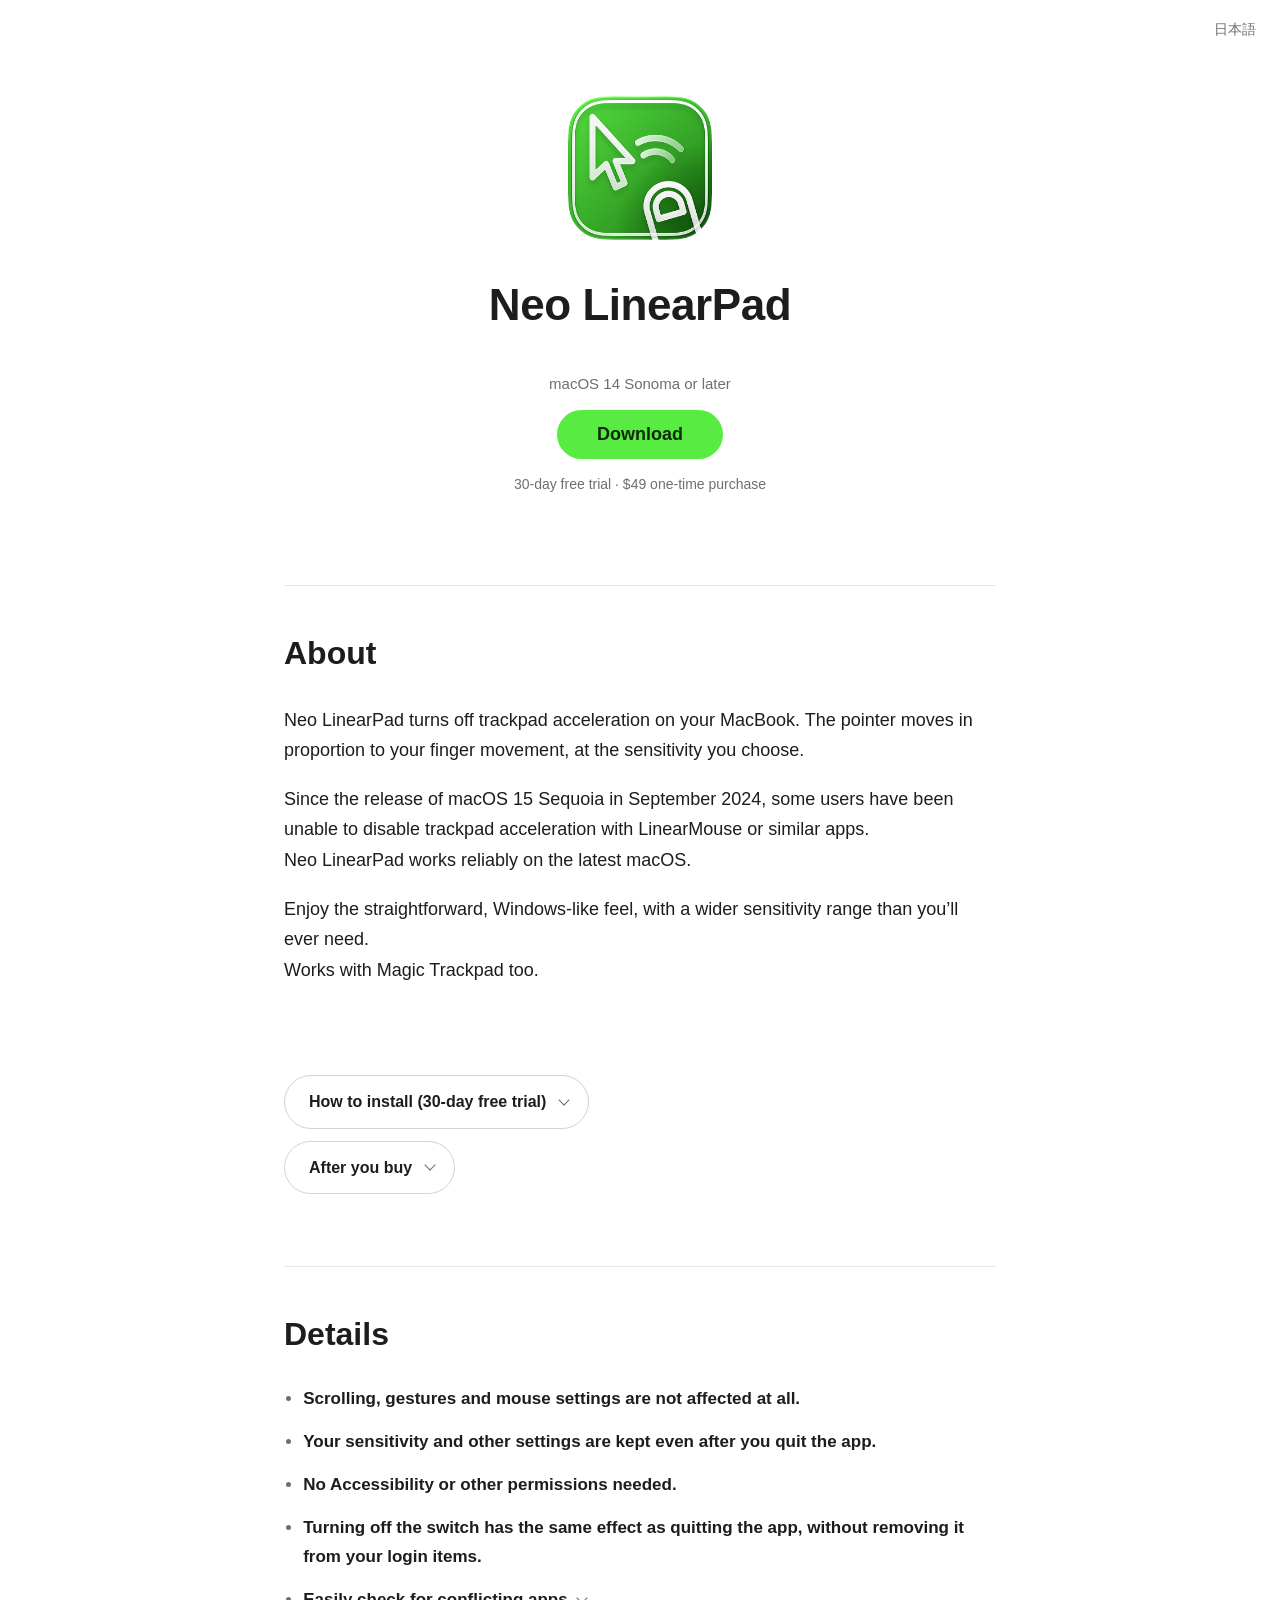
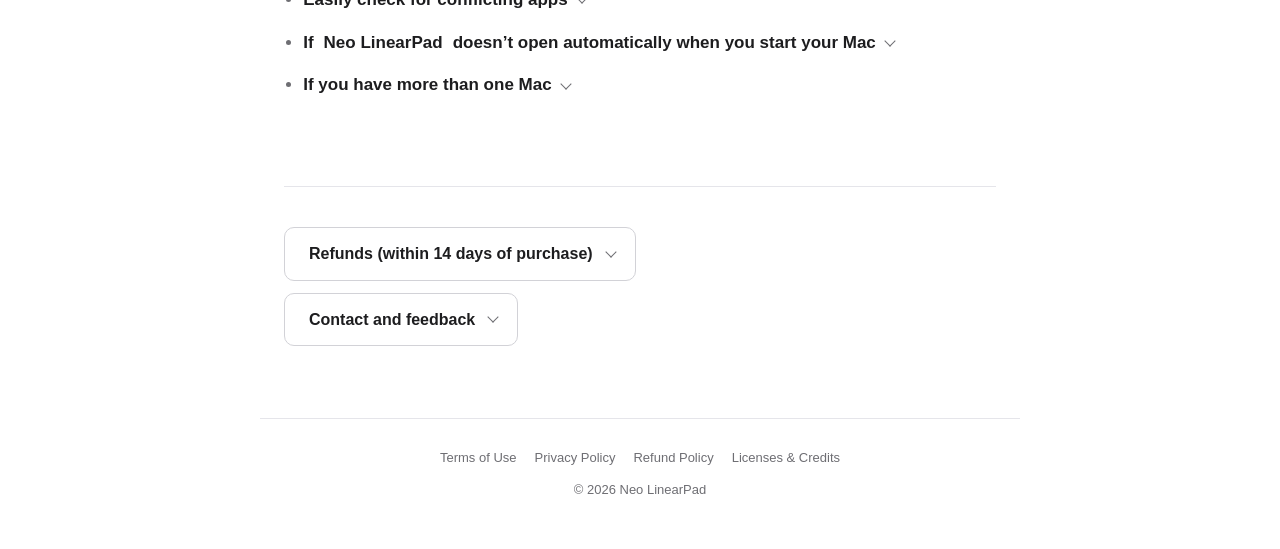
<file: index.html>
<!doctype html>
<html lang="en">
<head>
  <meta charset="utf-8">
  <title>Neo LinearPad</title>
  <meta name="description" content="A Mac app that turns off MacBook trackpad acceleration, so the pointer moves in proportion to your finger movement, at the sensitivity you choose.">
  <!-- Sends visitors to their language: the one they picked before, else Japanese when the
       browser's first language is Japanese, else English. Keeps "#get" (the app's purchase links open the download choice). -->
  <script>
    let lang = null;
    try { lang = localStorage.getItem("lang"); } catch {}
    if (lang !== "ja" && lang !== "en") {
      lang = /^ja\b/i.test((navigator.languages && navigator.languages[0]) || navigator.language || "") ? "ja" : "en";
    }
    location.replace(lang + "/" + location.hash);
  </script>
  <noscript><meta http-equiv="refresh" content="0; url=en/"></noscript>
  <!-- Link previews (social media, chat apps). -->
  <meta property="og:type" content="website">
  <meta property="og:site_name" content="Neo LinearPad">
  <meta property="og:title" content="Neo LinearPad">
  <meta property="og:description" content="A Mac app that turns off MacBook trackpad acceleration, so the pointer moves in proportion to your finger movement, at the sensitivity you choose.">
  <meta property="og:url" content="https://neolinearpad.com/">
  <meta property="og:image" content="https://neolinearpad.com/assets/og-en.png?v=1">
  <meta property="og:image:width" content="1200">
  <meta property="og:image:height" content="630">
  <meta property="og:locale" content="en_US">
  <meta name="twitter:card" content="summary_large_image">
  <link rel="alternate" hreflang="en" href="https://neolinearpad.com/en/">
  <link rel="alternate" hreflang="ja" href="https://neolinearpad.com/ja/">
  <link rel="alternate" hreflang="x-default" href="https://neolinearpad.com/">
</head>
<body>
  <p><a href="en/"><span class="notranslate" translate="no">Neo LinearPad</span> (English)</a> · <a href="ja/" lang="ja">日本語</a></p>
</body>
</html>
</file>
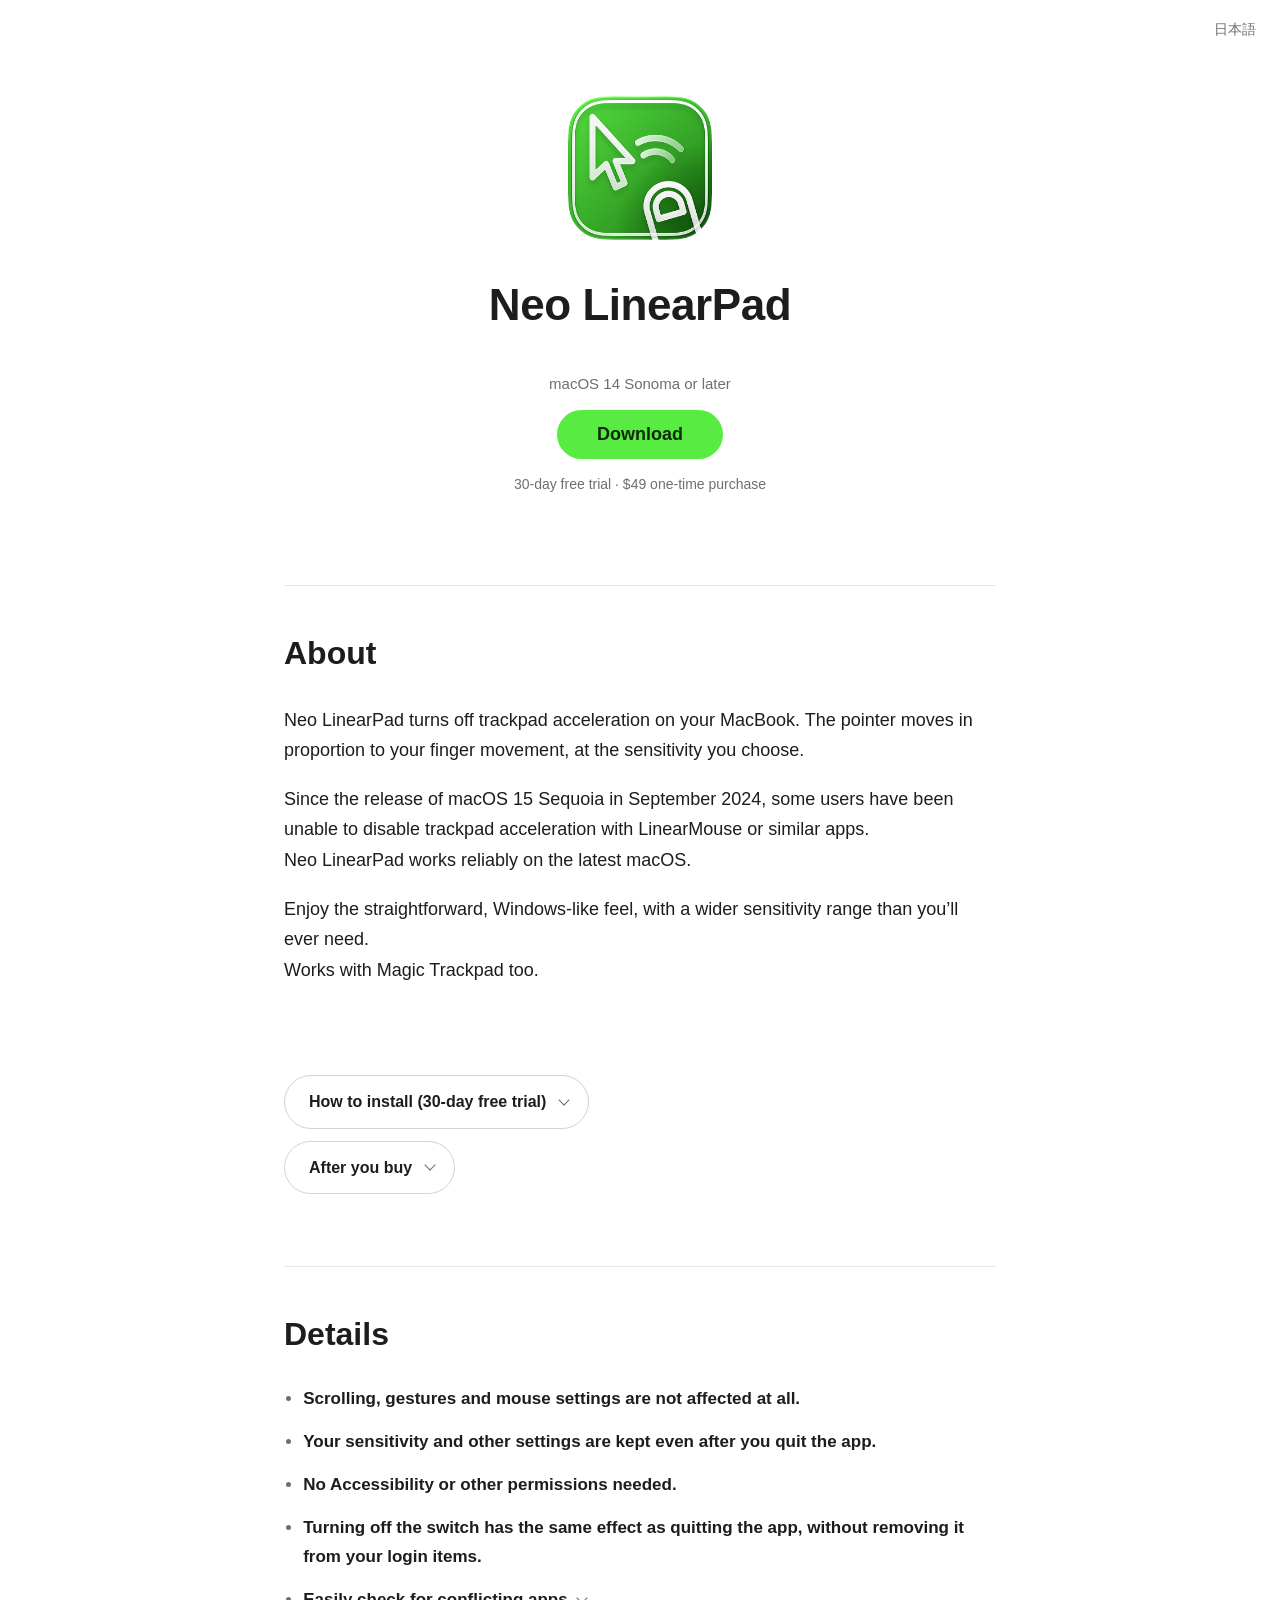
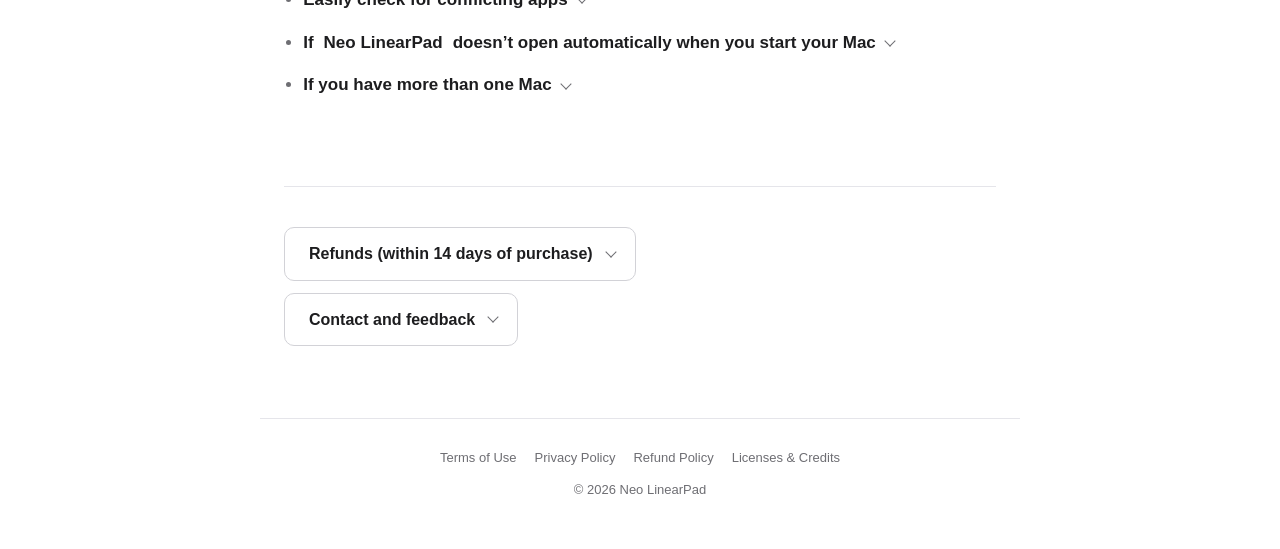
<file: en/index.html>
<!doctype html>
<html lang="en">
<head>
  <meta charset="utf-8">
  <meta name="viewport" content="width=device-width, initial-scale=1">
  <!-- Work in progress: keep out of search results until launch. -->
  <title>Neo LinearPad</title>
  <meta name="description" content="A Mac app that turns off MacBook trackpad acceleration, so the pointer moves in proportion to your finger movement, at the sensitivity you choose.">
  <!-- Link previews (social media, chat apps). -->
  <meta property="og:type" content="website">
  <meta property="og:site_name" content="Neo LinearPad">
  <meta property="og:title" content="Neo LinearPad">
  <meta property="og:description" content="A Mac app that turns off MacBook trackpad acceleration, so the pointer moves in proportion to your finger movement, at the sensitivity you choose.">
  <meta property="og:url" content="https://neolinearpad.com/en/">
  <meta property="og:image" content="https://neolinearpad.com/assets/og-en.png?v=1">
  <meta property="og:image:width" content="1200">
  <meta property="og:image:height" content="630">
  <meta property="og:locale" content="en_US">
  <meta name="twitter:card" content="summary_large_image">
  <link rel="alternate" hreflang="en" href="https://neolinearpad.com/en/">
  <link rel="alternate" hreflang="ja" href="https://neolinearpad.com/ja/">
  <link rel="alternate" hreflang="x-default" href="https://neolinearpad.com/">
  <link rel="icon" href="../assets/icon.png">
  <link rel="stylesheet" href="../assets/style.css?v=58">
</head>
<body>
  <a class="lang-switch" href="../ja/" lang="ja" data-lang="ja">日本語</a>
  <main>
    <section class="hero">
      <img class="hero-icon" src="../assets/icon.png" alt="">
      <h1><span class="notranslate" translate="no">Neo LinearPad</span></h1>
      <p class="requirements">macOS 14 Sonoma or later</p>
      <button class="download" type="button" data-open="get-dialog">Download</button>
      <p class="trial-note">30-day free trial · $49 one-time purchase</p>
    </section>

    <section class="about">
      <h2>About</h2>
      <p><span class="notranslate" translate="no">Neo LinearPad</span> turns off trackpad acceleration on your MacBook. The pointer moves in proportion to your finger movement, at the sensitivity you choose.</p>
      <p>Since the release of macOS 15 Sequoia in September 2024, some users have been unable to disable trackpad acceleration with LinearMouse or similar apps.<br><span class="notranslate" translate="no">Neo LinearPad</span> works reliably on the latest macOS.</p>
      <p>Enjoy the straightforward, Windows-like feel, with a wider sensitivity range than you’ll ever need.<br>Works with Magic Trackpad too.</p>
    </section>

    <section class="guides">
      <details class="guide" id="install-guide">
        <summary>How to install (30-day free trial)</summary>
        <div class="guide-body">
          <ol>
            <li>Click Download on this page, choose “30-day free trial”, and download the .dmg.
              <img src="../assets/guide/en/install-1-choose.png?v=2" alt="Choosing “30-day free trial”" loading="lazy">
            </li>
            <li>Open the .dmg from your browser’s downloads.
              <img src="../assets/guide/en/install-2-safari.png?v=12" alt="Downloads in Safari" loading="lazy">
            </li>
            <li>Drag <span class="notranslate" translate="no">Neo LinearPad</span> into the Applications folder.
              <img src="../assets/guide/install-3-drag.png?v=6" alt="Dragging the app into Applications" loading="lazy">
            </li>
            <li>Open <span class="notranslate" translate="no">Neo LinearPad</span>. On first launch, macOS will ask you to confirm that you want to open an app downloaded from the internet. Click Open.
              <img src="../assets/guide/en/install-4-open.png?v=11" alt="Clicking Open on the first-launch prompt" loading="lazy">
            </li>
            <li>Click the <span class="notranslate" translate="no">Neo LinearPad</span> icon in the menu bar at the top right of the screen, then turn on the switch.
              <img src="../assets/guide/install-5-menubar.png?v=5" alt="The menu bar icon" loading="lazy">
              <img src="../assets/guide/en/install-5-switch.png?v=4" alt="Turning on the switch" loading="lazy">
            </li>
          </ol>
          <button type="button" class="guide-close" data-close-guide>Hide guide</button>
        </div>
      </details>

      <details class="guide">
        <summary>After you buy</summary>
        <div class="guide-body">
          <ol>
            <li>Click Download on this page, choose “Buy now, pay once”, and complete the purchase with your email address and payment details.
              <img src="../assets/guide/en/buy-1-choose.png?v=3" alt="Choosing “Buy now, pay once”" loading="lazy">
            </li>
            <li>The same app downloads automatically, whether or not you’ve used the free trial.<br>If you haven’t used the free trial, open the downloaded file, drag <span class="notranslate" translate="no">Neo LinearPad</span> into the Applications folder, and open the app once. <a class="inline-link" href="#install-guide" data-open-guide="install-guide">See how</a></li>
            <li>On the page that opens automatically, click “Activate my license”. If your browser asks whether to open <span class="notranslate" translate="no">Neo LinearPad</span>, click Allow (in Chrome, “Open <span class="notranslate" translate="no">Neo LinearPad</span>”).
              <img src="../assets/guide/en/buy-3-button.png?v=3" alt="Clicking “Activate my license”" loading="lazy">
              <img src="../assets/guide/en/buy-3-activate.png?v=11" alt="Clicking Allow when the browser asks" loading="lazy">
            </li>
            <li>Your license key is entered into the app automatically.<br>When the app says your license is active, you’re done.
              <img src="../assets/guide/en/buy-4-done.png?v=11" alt="The app saying the license is active" loading="lazy">
            </li>
            <li>If automatic activation doesn’t work, right-click the menu bar icon and choose “Enter License Key…”. Paste your license key, then click “Activate”. You can also find your license key using the link in your purchase email.
              <img src="../assets/guide/en/buy-5-menu.png?v=12" alt="“Enter License Key…” in the right-click menu" loading="lazy">
            </li>
          </ol>
          <button type="button" class="guide-close" data-close-guide>Hide guide</button>
        </div>
      </details>
    </section>

    <section class="about details">
      <h2>Details</h2>
      <ul class="details-list">
        <li>Scrolling, gestures and mouse settings are not affected at all.</li>
        <li>Your sensitivity and other settings are kept even after you quit the app.</li>
        <li>No Accessibility or other permissions needed.</li>
        <li>Turning off the switch has the same effect as quitting the app, without removing it from your login items.</li>
        <li>
          <details class="detail-more">
            <summary>Easily check for conflicting apps</summary>
            <p class="detail-intro">If another pointer utility, such as LinearMouse, interferes with <span class="notranslate" translate="no">Neo LinearPad</span>, you can use the built-in checker to identify it.</p>
            <ol class="detail-steps">
              <li>Click the menu bar icon at the top right to open the app’s window.</li>
              <li>Click “Check for conflicting apps” at the bottom.</li>
              <li>While the check is running, repeat the action that caused the problem, such as moving the pointer or switching windows.</li>
              <li>The interfering app appears below the button. (The check ends by itself after 10 minutes.)</li>
              <li>Quit that app, or otherwise keep it from running alongside <span class="notranslate" translate="no">Neo LinearPad</span>.</li>
              <li class="step-footnote">If you see “Couldn’t check”, your Mac user account may not have administrator privileges.</li>
            </ol>
          </details>
        </li>
        <li>
          <details class="detail-more">
            <summary>If <span class="notranslate" translate="no">Neo LinearPad</span> doesn’t open automatically when you start your Mac</summary>
            <ol class="detail-steps">
              <li>Click the Apple menu (the apple at the top left of the screen) and choose “System Settings…”.</li>
              <li>Click “General” in the list on the left.</li>
              <li>Click “Login Items &amp; Extensions” (or “Login Items”).</li>
              <li>Look for <span class="notranslate" translate="no">Neo LinearPad</span> in the “Open at Login” list at the top. If it’s there, turn on the switch to its right, and you’re done.</li>
              <li>If it isn’t, click the “+” button just below the list.</li>
              <li>In the window that opens, click “Applications” on the left, select <span class="notranslate" translate="no">Neo LinearPad</span>, and click “Open” at the bottom right.</li>
              <li><span class="notranslate" translate="no">Neo LinearPad</span> is added to “Open at Login”. Make sure its switch is on. <span class="notranslate" translate="no">Neo LinearPad</span> will now open automatically when you start your Mac.</li>
            </ol>
          </details>
        </li>
        <li>
          <details class="detail-more">
            <summary>If you have more than one Mac</summary>
            <p class="detail-intro">For personal use, one license key works on multiple Macs.</p>
            <ol class="detail-steps">
              <li>Install the free trial of <span class="notranslate" translate="no">Neo LinearPad</span> on your other Mac.</li>
              <li>On the Mac with the license, right-click the menu bar icon at the top right and choose “Use on Another Mac…”.</li>
              <li>Copy the license key shown.</li>
              <li>On the other Mac, right-click the menu bar icon and choose “Enter License Key…”.</li>
              <li>Paste the key and click “Activate”.</li>
            </ol>
          </details>
        </li>
      </ul>
    </section>

    <section class="guides support">
      <details class="guide">
        <summary>Refunds (within 14 days of purchase)</summary>
        <div class="guide-body support-body">
          <p class="support-lead">Within 14 days of purchase, you can get a refund for any reason.<br>Click the button below to open a pre-filled email, then send it.</p>
          <a class="mail-button" href="mailto:support@neolinearpad.com?subject=Neo%20LinearPad%20refund%20request&amp;body=I%27d%20like%20a%20refund%20for%20Neo%20LinearPad.%0A%0APurchase%20email%20address%3A%20Same%20as%20sender%0AOrder%20number%20%28if%20you%20have%20it%29%3A%20%0A">Request a refund</a>
          <p class="note-line">* If you send it from a different address than the one you bought with, include that address or your order number in the email.</p>
          <p class="mail-fallback-lead note-line">* If no mail app opens, copy the address and text below and send them from your usual email.</p>
          <div class="copy-box">
            <code id="refund-to">support@neolinearpad.com</code>
            <button type="button" class="copy" data-copy="refund-to">Copy</button>
          </div>
          <div class="copy-box copy-box-multiline">
            <pre id="refund-body">Subject: <span class="notranslate" translate="no">Neo LinearPad</span> refund request

I’d like a refund for <span class="notranslate" translate="no">Neo LinearPad</span>.

Purchase email address: Same as sender
Order number (if you have it):</pre>
            <button type="button" class="copy" data-copy="refund-body">Copy</button>
          </div>
          <p class="support-link">For details, see the <a href="refund.html">Refund Policy</a>.</p>
        </div>
      </details>
      <details class="guide">
        <summary>Contact and feedback</summary>
        <div class="guide-body support-body">
          <div class="contact-group">
            <p class="support-lead">For bug reports and questions.</p>
            <a class="mail-button" href="mailto:support@neolinearpad.com?subject=Neo%20LinearPad%20question&amp;body=Your%20question%3A%0A%0A%0A%0A%E2%80%95%E2%80%95%E2%80%95%E2%80%95%E2%80%95%E2%80%95%E2%80%95%E2%80%95%0AApp%20version%20%28top%20line%20of%20the%20menu%20when%20you%20right-click%20the%20menu%20bar%20icon%29%3A%0AmacOS%20version%3A%0AMac%20model%20%28e.g.%20MacBook%20Air%29%3A%0A">Contact us</a>
          </div>
          <div class="contact-group contact-group-last">
            <p class="support-lead">For suggestions and feature requests.</p>
            <a class="mail-button" href="mailto:support@neolinearpad.com?subject=Neo%20LinearPad%20feedback&amp;body=Your%20feedback%3A%0A%0A%0A">Send feedback</a>
          </div>
          <p class="note-line">* If no mail app opens, copy the address and text below and send them from your usual email.</p>
          <div class="copy-box">
            <code id="contact-to">support@neolinearpad.com</code>
            <button type="button" class="copy" data-copy="contact-to">Copy</button>
          </div>
          <div class="copy-box copy-box-multiline">
            <pre id="contact-body">Subject: Question or feedback

Message:



――――――――
For bugs and questions, please also fill in:
App version (top line of the menu when you right-click the menu bar icon):
macOS version:
Mac model (e.g. MacBook Air):</pre>
            <button type="button" class="copy" data-copy="contact-body">Copy</button>
          </div>
        </div>
      </details>
    </section>
  </main>

  <footer class="site-footer">
    <nav>
      <a href="terms.html">Terms of Use</a>
      <a href="privacy.html">Privacy Policy</a>
      <a href="refund.html">Refund Policy</a>
      <a href="credits.html">Licenses &amp; Credits</a>
    </nav>
    <p>© 2026 <span class="notranslate" translate="no">Neo LinearPad</span></p>
  </footer>

  <!-- Opens from the download button: free trial or buy now. -->
  <dialog class="get-dialog" id="get-dialog" aria-labelledby="get-dialog-title" tabindex="-1">
    <button class="dialog-close" type="button" data-close aria-label="Close">
      <svg viewBox="0 0 16 16" aria-hidden="true"><path d="M4 4l8 8M12 4l-8 8"/></svg>
    </button>
    <h2 id="get-dialog-title">Get <span class="notranslate" translate="no">Neo LinearPad</span></h2>
    <div class="choices">
      <a class="choice" href="#" data-download>
        <svg class="choice-icon" viewBox="0 0 32 32" aria-hidden="true">
          <path d="M16 5v15M10 14l6 6 6-6M7 25h18"/>
        </svg>
        <span class="choice-title">30-day free trial</span>
        <span class="choice-sub">Download</span>
        <span class="choice-note">No payment, no auto-billing</span>
      </a>
      <a class="choice choice-buy" href="#" data-checkout>
        <svg class="choice-icon" viewBox="0 0 32 32" aria-hidden="true">
          <path d="M6 9h3l2.5 11h11L25 12H10.5"/><circle cx="13" cy="25" r="1.6"/><circle cx="21" cy="25" r="1.6"/>
        </svg>
        <span class="choice-title">Buy now, pay once</span>
        <span class="choice-sub">$49</span>
      </a>
    </div>
  </dialog>

  <script src="../assets/site.js?v=20"></script>
  <!-- Cloudflare Web Analytics (cookie-less) -->
  <script defer src="https://static.cloudflareinsights.com/beacon.min.js" data-cf-beacon='{"token": "317a6dca98fa4aab87b80b99360b8aa6"}'></script>
</body>
</html>
</file>
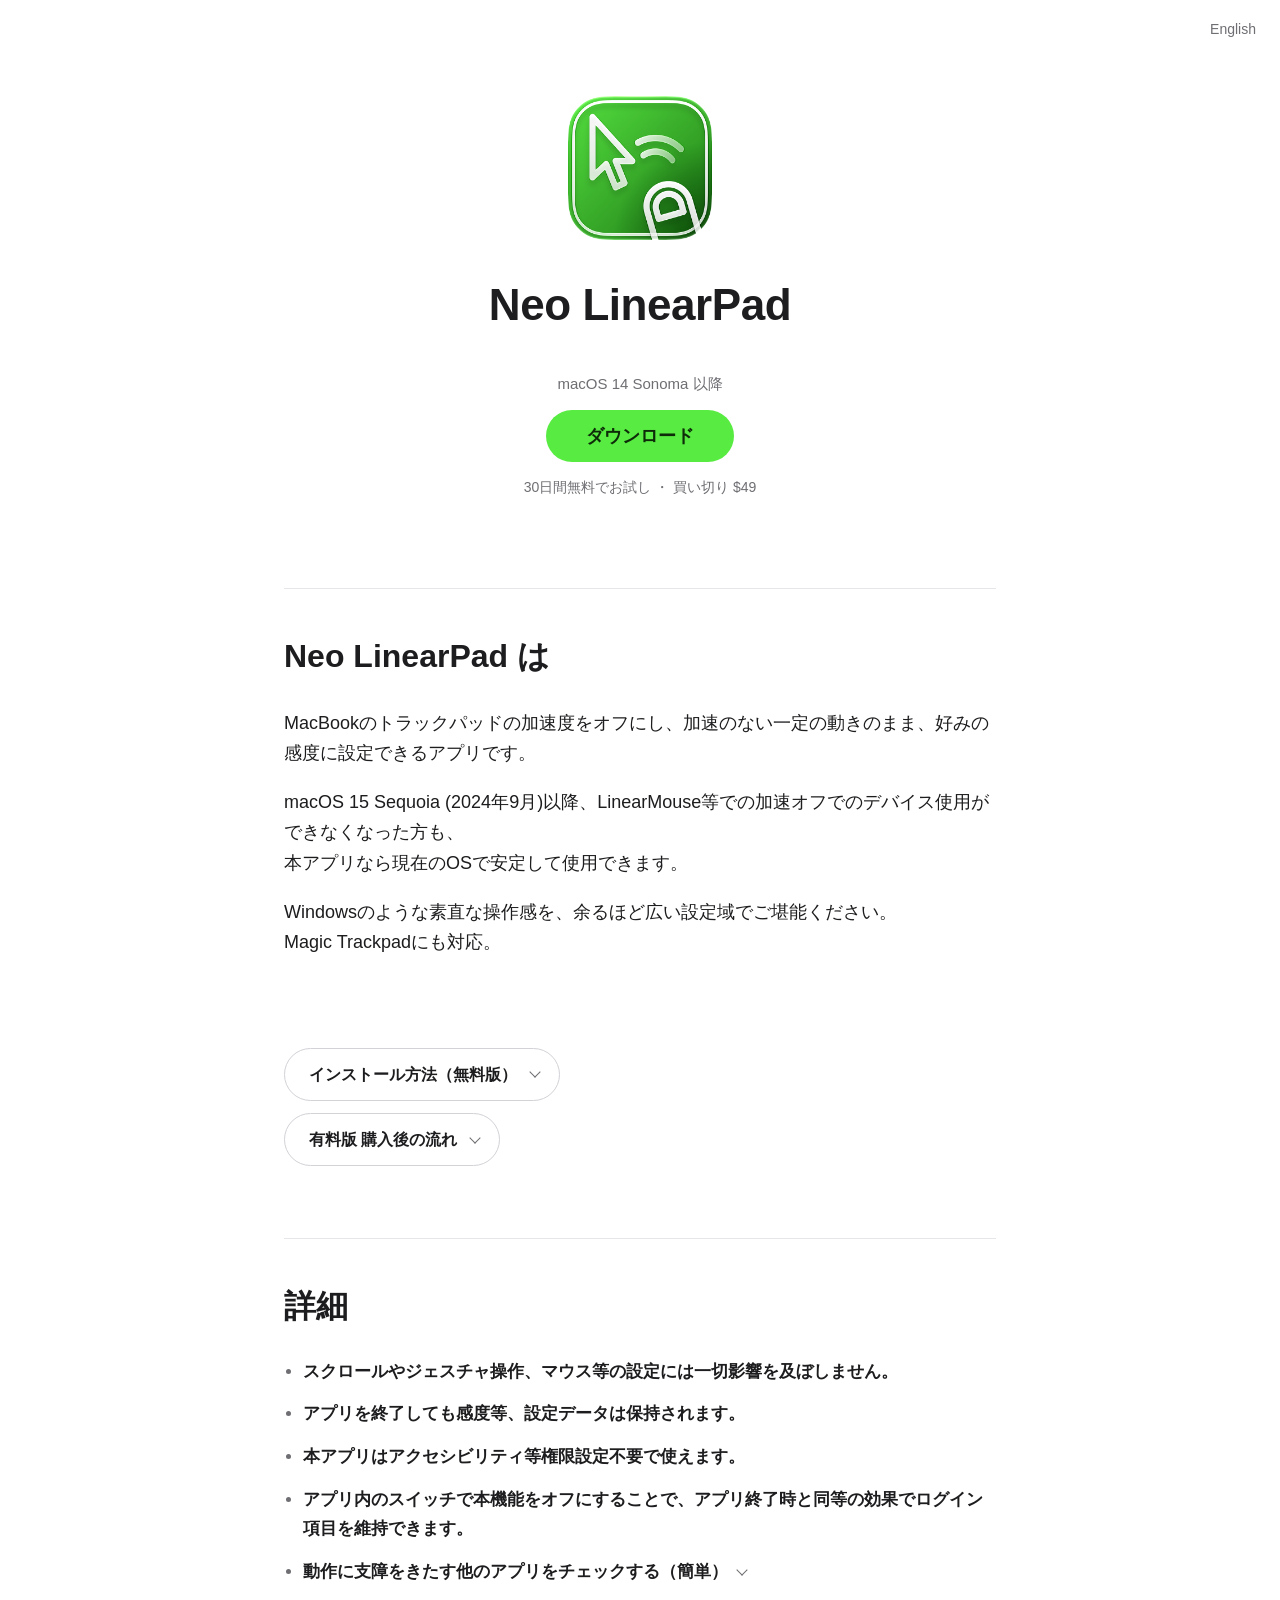
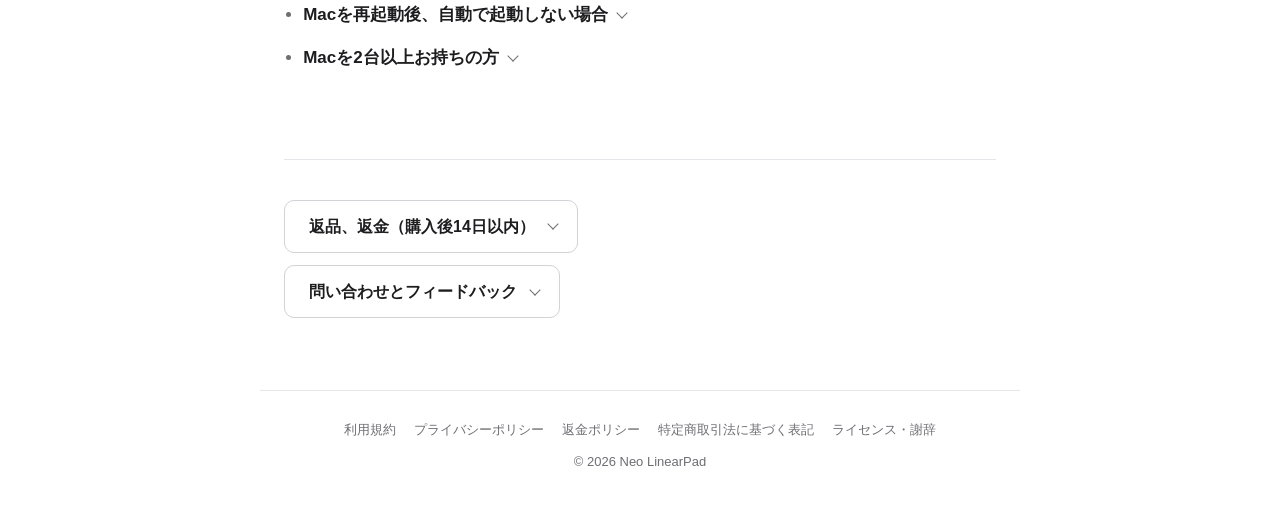
<file: ja/index.html>
<!doctype html>
<html lang="ja">
<head>
  <meta charset="utf-8">
  <meta name="viewport" content="width=device-width, initial-scale=1">
  <!-- Work in progress: keep out of search results until launch. -->
  <title>Neo LinearPad</title>
  <meta name="description" content="MacBook のトラックパッドの加速度をオフにし、一定の動きのまま好みの感度に設定できる Mac アプリ。">
  <!-- Link previews (social media, chat apps). -->
  <meta property="og:type" content="website">
  <meta property="og:site_name" content="Neo LinearPad">
  <meta property="og:title" content="Neo LinearPad">
  <meta property="og:description" content="MacBook のトラックパッドの加速度をオフにし、一定の動きのまま好みの感度に設定できる Mac アプリ。">
  <meta property="og:url" content="https://neolinearpad.com/ja/">
  <meta property="og:image" content="https://neolinearpad.com/assets/og-ja.png?v=1">
  <meta property="og:image:width" content="1200">
  <meta property="og:image:height" content="630">
  <meta property="og:locale" content="ja_JP">
  <meta name="twitter:card" content="summary_large_image">
  <link rel="alternate" hreflang="en" href="https://neolinearpad.com/en/">
  <link rel="alternate" hreflang="ja" href="https://neolinearpad.com/ja/">
  <link rel="alternate" hreflang="x-default" href="https://neolinearpad.com/">
  <link rel="icon" href="../assets/icon.png">
  <link rel="stylesheet" href="../assets/style.css?v=58">
</head>
<body>
  <a class="lang-switch" href="../en/" lang="en" data-lang="en">English</a>
  <main>
    <section class="hero">
      <img class="hero-icon" src="../assets/icon.png" alt="">
      <h1><span class="notranslate" translate="no">Neo LinearPad</span></h1>
      <p class="requirements">macOS 14 Sonoma 以降</p>
      <button class="download" type="button" data-open="get-dialog">ダウンロード</button>
      <p class="trial-note">30日間無料でお試し ・ 買い切り $49</p>
    </section>

    <section class="about">
      <h2><span class="notranslate" translate="no">Neo LinearPad</span> は</h2>
      <p>MacBookのトラックパッドの加速度をオフにし、加速のない一定の動きのまま、好みの感度に設定できるアプリです。</p>
      <p>macOS 15 Sequoia (2024年9月)以降、LinearMouse等での加速オフでのデバイス使用ができなくなった方も、<br>本アプリなら現在のOSで安定して使用できます。</p>
      <p>Windowsのような素直な操作感を、余るほど広い設定域でご堪能ください。<br>Magic Trackpadにも対応。</p>
    </section>

    <!-- Step-by-step guides; each opens below its heading. Placeholder text for now. -->
    <section class="guides">
      <details class="guide" id="install-guide">
        <summary>インストール方法（無料版）</summary>
        <div class="guide-body">
          <ol>
            <li>ページ上の「ダウンロード」から「30日間無料お試し」を選び、.dmg をダウンロードします。
              <img src="../assets/guide/install-1-choose.png?v=3" alt="「30日間無料お試し」を選ぶ" loading="lazy">
            </li>
            <li>ブラウザのダウンロード一覧から .dmg を開きます。
              <img src="../assets/guide/install-2-safari.png?v=5" alt="Safari のダウンロード一覧" loading="lazy">
            </li>
            <li><span class="notranslate" translate="no">Neo LinearPad</span> を「アプリケーション」フォルダへドラッグします。
              <img src="../assets/guide/install-3-drag.png?v=6" alt=".dmg を開き、アプリケーションへドラッグ" loading="lazy">
            </li>
            <li><span class="notranslate" translate="no">Neo LinearPad</span> を開きます。初回だけ「インターネットからダウンロードされたアプリです」と確認が出るので、「開く」を押してください。
              <img src="../assets/guide/install-4-open.png?v=5" alt="初回起動の確認で「開く」" loading="lazy">
            </li>
            <li>PC右上に出るアイコンをクリックし、スイッチをオンにします。
              <img src="../assets/guide/install-5-menubar.png?v=5" alt="メニューバーのアイコン" loading="lazy">
              <img src="../assets/guide/install-5-switch.png?v=9" alt="スイッチをオンにする" loading="lazy">
            </li>
          </ol>
          <button type="button" class="guide-close" data-close-guide>チュートリアルをたたむ</button>
        </div>
      </details>

      <details class="guide">
        <summary>有料版 購入後の流れ</summary>
        <div class="guide-body">
          <ol>
            <li>ページ上の「ダウンロード」から「すぐに買い切り購入」を選び、メールアドレスとお支払い情報を入力して購入します。
              <img src="../assets/guide/buy-1-choose.png?v=3" alt="「すぐに買い切り購入」を選ぶ" loading="lazy">
            </li>
            <li>無料版の有無にかかわらず、同じアプリが自動でダウンロードされます。<br>無料版を使われたことの無い方は、ダウンロードされたファイルをクリックし、アプリケーションにドラッグして一度アプリを開いてください。<a class="inline-link" href="#install-guide" data-open-guide="install-guide">詳しくはこちら</a></li>
            <li>自動で開くページの「こちらをクリックでライセンスを自動登録」を押します。ブラウザにアプリを開くか確認が出たら、「許可」（Chrome では「<span class="notranslate" translate="no">Neo LinearPad</span> を開く」）を押します。
              <img src="../assets/guide/buy-3-button.png?v=3" alt="「こちらをクリックでライセンスを自動登録」を押す" loading="lazy">
              <img src="../assets/guide/buy-3-activate.png?v=6" alt="ブラウザの確認で「許可」を押す" loading="lazy">
            </li>
            <li>購入されたキーがアプリに自動で入力されます。<br>アプリに「ライセンスが有効になりました」と出れば完了です。
              <img src="../assets/guide/buy-4-done.png?v=3" alt="「ライセンスが有効になりました」の表示" loading="lazy">
            </li>
            <li>うまくいかないときは、メニューバーのアイコンを右クリックして「ライセンスキーを入力…」を選び、そこにキーをご自身で貼り付けて「有効化」を押してください。ライセンスキーはメールからも確認できます。
              <img src="../assets/guide/buy-5-menu.png?v=3" alt="右クリックメニューの「ライセンスキーを入力…」" loading="lazy">
            </li>
          </ol>
          <button type="button" class="guide-close" data-close-guide>チュートリアルをたたむ</button>
        </div>
      </details>
    </section>

    <section class="about details">
      <h2>詳細</h2>
      <ul class="details-list">
        <li>スクロールやジェスチャ操作、マウス等の設定には一切影響を及ぼしません。</li>
        <li>アプリを終了しても感度等、設定データは保持されます。</li>
        <li>本アプリはアクセシビリティ等権限設定不要で使えます。</li>
        <li>アプリ内のスイッチで本機能をオフにすることで、アプリ終了時と同等の効果でログイン項目を維持できます。</li>
        <li>
          <details class="detail-more">
            <summary>動作に支障をきたす他のアプリをチェックする（簡単）</summary>
            <p class="detail-intro">LinearMouseなど、他のポインタ系アプリが同時に作動して本アプリの動作に支障をきたしている場合、アプリ内機能でそのアプリを特定できます。</p>
            <ol class="detail-steps">
              <li>右上メニューバーのアイコンをクリックしアプリのウィンドウを開きます。</li>
              <li>最下部にある「バグ原因となる干渉アプリをチェック」をクリックします。</li>
              <li>その状態で不具合の出た動作（ポインタ移動やウィンドウ切り替え等）をもう一度おこなってください。</li>
              <li>干渉したアプリがボタン下に表示されます。（テストは10分で自動終了します。）</li>
              <li>干渉するアプリを終了する等、対策をお取りください。</li>
              <li class="step-footnote">「確認できませんでした」と表示される場合は、Macの管理者ではないユーザーで使っている可能性があります。</li>
            </ol>
          </details>
        </li>
        <li>
          <details class="detail-more">
            <summary>Macを再起動後、自動で起動しない場合</summary>
            <ol class="detail-steps">
              <li>画面左上のりんごのマーク（Apple メニュー）をクリックし、「システム設定…」を選びます。</li>
              <li>開いたウィンドウの左側の一覧から、「一般」をクリックします。</li>
              <li>「ログイン項目と機能拡張」（または「ログイン項目」）をクリックします。</li>
              <li>いちばん上の「ログイン時に開く」の一覧に、<span class="notranslate" translate="no">Neo LinearPad</span> があるか確認します。すでにある場合は、その右側のスイッチをオンにすれば完了です。</li>
              <li>一覧にない場合は、一覧のすぐ下にある「＋」ボタンをクリックします。</li>
              <li>ファイルを選ぶ画面が開くので、左側の「アプリケーション」をクリックし、一覧から「<span class="notranslate" translate="no">Neo LinearPad</span>」を選んで、右下の「開く」をクリックします。</li>
              <li>「ログイン時に開く」の一覧に <span class="notranslate" translate="no">Neo LinearPad</span> を加え、スイッチがオンになっていることを確認します。これでMacを再起動後、自動で<span class="notranslate" translate="no">Neo LinearPad</span>が起動します。</li>
            </ol>
          </details>
        </li>
        <li>
          <details class="detail-more">
            <summary>Macを2台以上お持ちの方</summary>
            <p class="detail-intro">個人間では、購入したライセンスキーを複数端末でご使用いただけます。</p>
            <ol class="detail-steps">
              <li>別のMacに、<span class="notranslate" translate="no">Neo LinearPad</span>（無料版）をインストールします。</li>
              <li>ライセンス登録済みのMacで、右上メニューバーのアイコンを右クリックし、「別のMacでも使う…」を選びます。</li>
              <li>表示されたライセンスキーをコピーします。</li>
              <li>別のMacで、右上メニューバーのアイコンを右クリックし、「ライセンスキーを入力…」を選びます。</li>
              <li>コピーしたキーを貼り付けて、「有効化」をクリックします。</li>
            </ol>
          </details>
        </li>
      </ul>
    </section>

    <!-- Support: refunds, contact and feedback. Contents to come. -->
    <section class="guides support">
      <details class="guide">
        <summary>返品、返金（購入後14日以内）</summary>
        <div class="guide-body support-body">
          <p class="support-lead">購入から14日以内であれば、理由を問わず返金いたします。<br>下のボタンをクリックし、自動で展開するメールを送信してください。</p>
          <a class="mail-button" href="mailto:support@neolinearpad.com?subject=Neo%20LinearPad%20%E8%BF%94%E9%87%91%E3%81%AE%E7%94%B3%E8%AB%8B&body=Neo%20LinearPad%20%E3%81%AE%E8%BF%94%E9%87%91%E3%82%92%E7%94%B3%E8%AB%8B%E3%81%97%E3%81%BE%E3%81%99%E3%80%82%0A%0A%E8%B3%BC%E5%85%A5%E6%99%82%E3%81%AE%E3%83%A1%E3%83%BC%E3%83%AB%E3%82%A2%E3%83%89%E3%83%AC%E3%82%B9%EF%BC%9A%E3%81%93%E3%81%AE%E3%83%A1%E3%83%BC%E3%83%AB%E3%81%AE%E5%B7%AE%E5%87%BA%E4%BA%BA%0A%E6%B3%A8%E6%96%87%E7%95%AA%E5%8F%B7%EF%BC%88%E3%82%8F%E3%81%8B%E3%82%8C%E3%81%B0%EF%BC%89%EF%BC%9A%0A">返金を申請する</a>
          <p class="note-line">※ 購入時と別のメールアドレスから送る場合は、本文に購入時のメールアドレスか注文番号をお書きください。</p>
          <p class="mail-fallback-lead note-line">※ メールアプリが開かない場合は、次の宛先と本文をコピーして、普段お使いのメールから送ってください。</p>
          <div class="copy-box">
            <code id="refund-to">support@neolinearpad.com</code>
            <button type="button" class="copy" data-copy="refund-to">コピー</button>
          </div>
          <div class="copy-box copy-box-multiline">
            <pre id="refund-body">件名：<span class="notranslate" translate="no">Neo LinearPad</span> 返金の申請

<span class="notranslate" translate="no">Neo LinearPad</span> の返金を申請します。

購入時のメールアドレス：このメールの差出人
注文番号（わかれば）：</pre>
            <button type="button" class="copy" data-copy="refund-body">コピー</button>
          </div>
          <p class="support-link">詳しくは<a href="refund.html">返金ポリシー</a>をご覧ください。</p>
        </div>
      </details>
      <details class="guide">
        <summary>問い合わせとフィードバック</summary>
        <div class="guide-body support-body">
          <div class="contact-group">
            <p class="support-lead">不具合の報告、ご質問はこちら。</p>
            <a class="mail-button" href="mailto:support@neolinearpad.com?subject=Neo%20LinearPad%20%E3%81%8A%E5%95%8F%E3%81%84%E5%90%88%E3%82%8F%E3%81%9B&body=%E3%81%8A%E5%95%8F%E3%81%84%E5%90%88%E3%82%8F%E3%81%9B%E5%86%85%E5%AE%B9%EF%BC%9A%0A%0A%0A%0A%E2%80%95%E2%80%95%E2%80%95%E2%80%95%E2%80%95%E2%80%95%E2%80%95%E2%80%95%0A%E3%82%A2%E3%83%97%E3%83%AA%E3%81%AE%E3%83%90%E3%83%BC%E3%82%B8%E3%83%A7%E3%83%B3%EF%BC%88%E3%83%A1%E3%83%8B%E3%83%A5%E3%83%BC%E3%83%90%E3%83%BC%E3%81%AE%E3%82%A2%E3%82%A4%E3%82%B3%E3%83%B3%E3%82%92%E5%8F%B3%E3%82%AF%E3%83%AA%E3%83%83%E3%82%AF%E3%81%97%E3%81%9F%E4%B8%80%E7%95%AA%E4%B8%8A%EF%BC%89%EF%BC%9A%0AmacOS%E3%81%AE%E3%83%90%E3%83%BC%E3%82%B8%E3%83%A7%E3%83%B3%EF%BC%9A%0AMac%E3%81%AE%E6%A9%9F%E7%A8%AE%EF%BC%88MacBook%20Air%20%E3%81%AA%E3%81%A9%EF%BC%89%EF%BC%9A%0A">お問い合わせ</a>
          </div>
          <div class="contact-group contact-group-last">
            <p class="support-lead">サービス向上に伴うご意見、ご要望はこちら。</p>
            <a class="mail-button" href="mailto:support@neolinearpad.com?subject=Neo%20LinearPad%20%E3%83%95%E3%82%A3%E3%83%BC%E3%83%89%E3%83%90%E3%83%83%E3%82%AF&body=%E3%81%94%E6%84%8F%E8%A6%8B%E3%83%BB%E3%81%94%E8%A6%81%E6%9C%9B%EF%BC%9A%0A%0A%0A">フィードバック</a>
          </div>
          <p class="note-line">※ メールアプリが開かない場合は、次の宛先と本文をコピーして、普段お使いのメールから送ってください。</p>
          <div class="copy-box">
            <code id="contact-to">support@neolinearpad.com</code>
            <button type="button" class="copy" data-copy="contact-to">コピー</button>
          </div>
          <div class="copy-box copy-box-multiline">
            <pre id="contact-body">件名：問い合わせ又はフィードバック

内容：



――――――――
不具合、ご質問の場合はこちらをご記入ください
アプリのバージョン（メニューバーのアイコンを右クリックした一番上）：
macOSのバージョン：
Macの機種（MacBook Air など）：</pre>
            <button type="button" class="copy" data-copy="contact-body">コピー</button>
          </div>
        </div>
      </details>
    </section>
  </main>

  <footer class="site-footer">
    <nav>
      <a href="terms.html">利用規約</a>
      <a href="privacy.html">プライバシーポリシー</a>
      <a href="refund.html">返金ポリシー</a>
      <a href="tokushoho.html">特定商取引法に基づく表記</a>
      <a href="credits.html">ライセンス・謝辞</a>
    </nav>
    <p>© 2026 <span class="notranslate" translate="no">Neo LinearPad</span></p>
  </footer>

  <!-- Opens from the download button: free trial or buy now. -->
  <dialog class="get-dialog" id="get-dialog" aria-labelledby="get-dialog-title" tabindex="-1">
    <button class="dialog-close" type="button" data-close aria-label="閉じる">
      <svg viewBox="0 0 16 16" aria-hidden="true"><path d="M4 4l8 8M12 4l-8 8"/></svg>
    </button>
    <h2 id="get-dialog-title"><span class="notranslate" translate="no">Neo LinearPad</span> を入手</h2>
    <div class="choices">
      <a class="choice" href="#" data-download>
        <svg class="choice-icon" viewBox="0 0 32 32" aria-hidden="true">
          <path d="M16 5v15M10 14l6 6 6-6M7 25h18"/>
        </svg>
        <span class="choice-title">30日間無料お試し</span>
        <span class="choice-sub">ダウンロード</span>
        <span class="choice-note">支払い・自動請求なし</span>
      </a>
      <a class="choice choice-buy" href="#" data-checkout>
        <svg class="choice-icon" viewBox="0 0 32 32" aria-hidden="true">
          <path d="M6 9h3l2.5 11h11L25 12H10.5"/><circle cx="13" cy="25" r="1.6"/><circle cx="21" cy="25" r="1.6"/>
        </svg>
        <span class="choice-title">すぐに買い切り購入</span>
        <span class="choice-sub">$49</span>
      </a>
    </div>
  </dialog>

  <script src="../assets/site.js?v=20"></script>
  <!-- Cloudflare Web Analytics (cookie-less) -->
  <script defer src="https://static.cloudflareinsights.com/beacon.min.js" data-cf-beacon='{"token": "317a6dca98fa4aab87b80b99360b8aa6"}'></script>
</body>
</html>
</file>
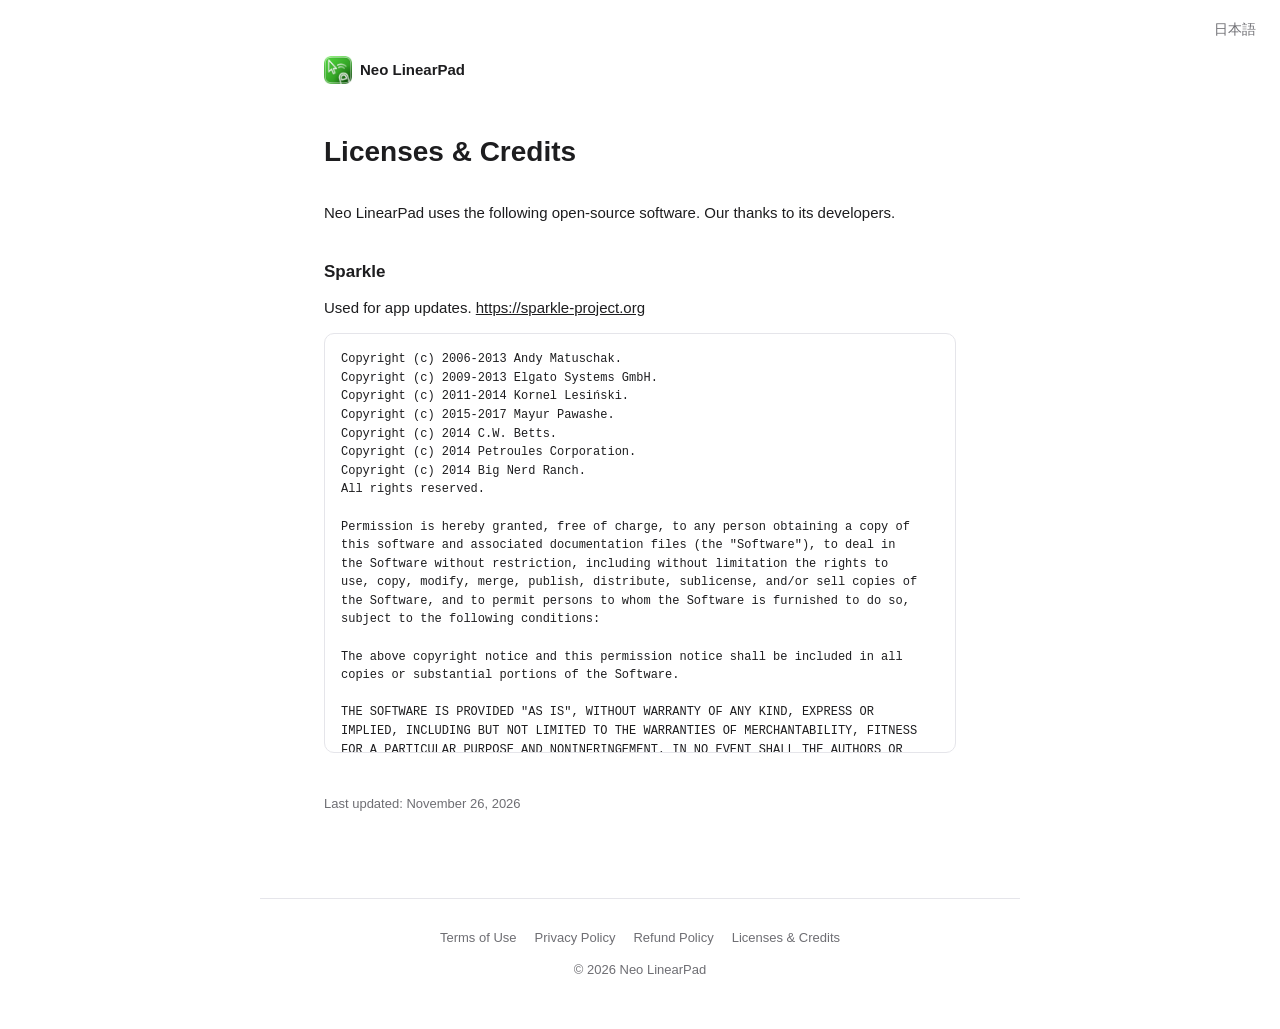
<file: en/credits.html>
<!doctype html>
<html lang="en">
<head>
  <meta charset="utf-8">
  <meta name="viewport" content="width=device-width, initial-scale=1">
  <title>Licenses &amp; Credits · Neo LinearPad</title>
  <link rel="icon" href="../assets/icon.png">
  <link rel="stylesheet" href="../assets/style.css?v=58">
</head>
<body>
  <a class="lang-switch" href="../ja/credits.html" lang="ja" data-lang="ja">日本語</a>
  <main class="legal">
    <a class="legal-back" href="./"><img src="../assets/icon.png" alt=""><span class="notranslate" translate="no">Neo LinearPad</span></a>
    <h1>Licenses &amp; Credits</h1>
    <p><span class="notranslate" translate="no">Neo LinearPad</span> uses the following open-source software. Our thanks to its developers.</p>

    <h2>Sparkle</h2>
    <p>Used for app updates. <a href="https://sparkle-project.org">https://sparkle-project.org</a></p>
    <pre class="legal-license">Copyright (c) 2006-2013 Andy Matuschak.
Copyright (c) 2009-2013 Elgato Systems GmbH.
Copyright (c) 2011-2014 Kornel Lesiński.
Copyright (c) 2015-2017 Mayur Pawashe.
Copyright (c) 2014 C.W. Betts.
Copyright (c) 2014 Petroules Corporation.
Copyright (c) 2014 Big Nerd Ranch.
All rights reserved.

Permission is hereby granted, free of charge, to any person obtaining a copy of
this software and associated documentation files (the &quot;Software&quot;), to deal in
the Software without restriction, including without limitation the rights to
use, copy, modify, merge, publish, distribute, sublicense, and/or sell copies of
the Software, and to permit persons to whom the Software is furnished to do so,
subject to the following conditions:

The above copyright notice and this permission notice shall be included in all
copies or substantial portions of the Software.

THE SOFTWARE IS PROVIDED &quot;AS IS&quot;, WITHOUT WARRANTY OF ANY KIND, EXPRESS OR
IMPLIED, INCLUDING BUT NOT LIMITED TO THE WARRANTIES OF MERCHANTABILITY, FITNESS
FOR A PARTICULAR PURPOSE AND NONINFRINGEMENT. IN NO EVENT SHALL THE AUTHORS OR
COPYRIGHT HOLDERS BE LIABLE FOR ANY CLAIM, DAMAGES OR OTHER LIABILITY, WHETHER
IN AN ACTION OF CONTRACT, TORT OR OTHERWISE, ARISING FROM, OUT OF OR IN
CONNECTION WITH THE SOFTWARE OR THE USE OR OTHER DEALINGS IN THE SOFTWARE.

=================
EXTERNAL LICENSES
=================

bspatch.c and bsdiff.c, from bsdiff 4.3 &lt;http://www.daemonology.net/bsdiff/&gt;:

Copyright 2003-2005 Colin Percival
All rights reserved

Redistribution and use in source and binary forms, with or without
modification, are permitted providing that the following conditions 
are met:
1. Redistributions of source code must retain the above copyright
   notice, this list of conditions and the following disclaimer.
2. Redistributions in binary form must reproduce the above copyright
   notice, this list of conditions and the following disclaimer in the
   documentation and/or other materials provided with the distribution.

THIS SOFTWARE IS PROVIDED BY THE AUTHOR ``AS IS&#x27;&#x27; AND ANY EXPRESS OR
IMPLIED WARRANTIES, INCLUDING, BUT NOT LIMITED TO, THE IMPLIED
WARRANTIES OF MERCHANTABILITY AND FITNESS FOR A PARTICULAR PURPOSE
ARE DISCLAIMED.  IN NO EVENT SHALL THE AUTHOR BE LIABLE FOR ANY
DIRECT, INDIRECT, INCIDENTAL, SPECIAL, EXEMPLARY, OR CONSEQUENTIAL
DAMAGES (INCLUDING, BUT NOT LIMITED TO, PROCUREMENT OF SUBSTITUTE GOODS
OR SERVICES; LOSS OF USE, DATA, OR PROFITS; OR BUSINESS INTERRUPTION)
HOWEVER CAUSED AND ON ANY THEORY OF LIABILITY, WHETHER IN CONTRACT,
STRICT LIABILITY, OR TORT (INCLUDING NEGLIGENCE OR OTHERWISE) ARISING
IN ANY WAY OUT OF THE USE OF THIS SOFTWARE, EVEN IF ADVISED OF THE
POSSIBILITY OF SUCH DAMAGE.

--

sais.c and sais.h, from sais-lite (2010/08/07) &lt;https://sites.google.com/site/yuta256/sais&gt;:

The sais-lite copyright is as follows:

Copyright (c) 2008-2010 Yuta Mori All Rights Reserved.

Permission is hereby granted, free of charge, to any person
obtaining a copy of this software and associated documentation
files (the &quot;Software&quot;), to deal in the Software without
restriction, including without limitation the rights to use,
copy, modify, merge, publish, distribute, sublicense, and/or sell
copies of the Software, and to permit persons to whom the
Software is furnished to do so, subject to the following
conditions:

The above copyright notice and this permission notice shall be
included in all copies or substantial portions of the Software.

THE SOFTWARE IS PROVIDED &quot;AS IS&quot;, WITHOUT WARRANTY OF ANY KIND,
EXPRESS OR IMPLIED, INCLUDING BUT NOT LIMITED TO THE WARRANTIES
OF MERCHANTABILITY, FITNESS FOR A PARTICULAR PURPOSE AND
NONINFRINGEMENT. IN NO EVENT SHALL THE AUTHORS OR COPYRIGHT
HOLDERS BE LIABLE FOR ANY CLAIM, DAMAGES OR OTHER LIABILITY,
WHETHER IN AN ACTION OF CONTRACT, TORT OR OTHERWISE, ARISING
FROM, OUT OF OR IN CONNECTION WITH THE SOFTWARE OR THE USE OR
OTHER DEALINGS IN THE SOFTWARE.

--

Portable C implementation of Ed25519, from https://github.com/orlp/ed25519

Copyright (c) 2015 Orson Peters &lt;orsonpeters@gmail.com&gt;

This software is provided &#x27;as-is&#x27;, without any express or implied warranty. In no event will the
authors be held liable for any damages arising from the use of this software.

Permission is granted to anyone to use this software for any purpose, including commercial
applications, and to alter it and redistribute it freely, subject to the following restrictions:

1. The origin of this software must not be misrepresented; you must not claim that you wrote the
   original software. If you use this software in a product, an acknowledgment in the product
   documentation would be appreciated but is not required.

2. Altered source versions must be plainly marked as such, and must not be misrepresented as
   being the original software.

3. This notice may not be removed or altered from any source distribution.

--

SUSignatureVerifier.m:

Copyright (c) 2011 Mark Hamlin.

All rights reserved.

Redistribution and use in source and binary forms, with or without
modification, are permitted providing that the following conditions
are met:
1. Redistributions of source code must retain the above copyright
   notice, this list of conditions and the following disclaimer.
2. Redistributions in binary form must reproduce the above copyright
   notice, this list of conditions and the following disclaimer in the
   documentation and/or other materials provided with the distribution.

THIS SOFTWARE IS PROVIDED BY THE AUTHOR ``AS IS&#x27;&#x27; AND ANY EXPRESS OR
IMPLIED WARRANTIES, INCLUDING, BUT NOT LIMITED TO, THE IMPLIED
WARRANTIES OF MERCHANTABILITY AND FITNESS FOR A PARTICULAR PURPOSE
ARE DISCLAIMED.  IN NO EVENT SHALL THE AUTHOR BE LIABLE FOR ANY
DIRECT, INDIRECT, INCIDENTAL, SPECIAL, EXEMPLARY, OR CONSEQUENTIAL
DAMAGES (INCLUDING, BUT NOT LIMITED TO, PROCUREMENT OF SUBSTITUTE GOODS
OR SERVICES; LOSS OF USE, DATA, OR PROFITS; OR BUSINESS INTERRUPTION)
HOWEVER CAUSED AND ON ANY THEORY OF LIABILITY, WHETHER IN CONTRACT,
STRICT LIABILITY, OR TORT (INCLUDING NEGLIGENCE OR OTHERWISE) ARISING
IN ANY WAY OUT OF THE USE OF THIS SOFTWARE, EVEN IF ADVISED OF THE
POSSIBILITY OF SUCH DAMAGE.</pre>
    <p class="legal-updated">Last updated: November 26, 2026</p>
  </main>
  <footer class="site-footer">
    <nav>
      <a href="terms.html">Terms of Use</a>
      <a href="privacy.html">Privacy Policy</a>
      <a href="refund.html">Refund Policy</a>
      <a href="credits.html">Licenses &amp; Credits</a>
    </nav>
    <p>© 2026 <span class="notranslate" translate="no">Neo LinearPad</span></p>
  </footer>
  <!-- Cloudflare Web Analytics (cookie-less) -->
  <script defer src="https://static.cloudflareinsights.com/beacon.min.js" data-cf-beacon='{"token": "317a6dca98fa4aab87b80b99360b8aa6"}'></script>
</body>
</html>
</file>
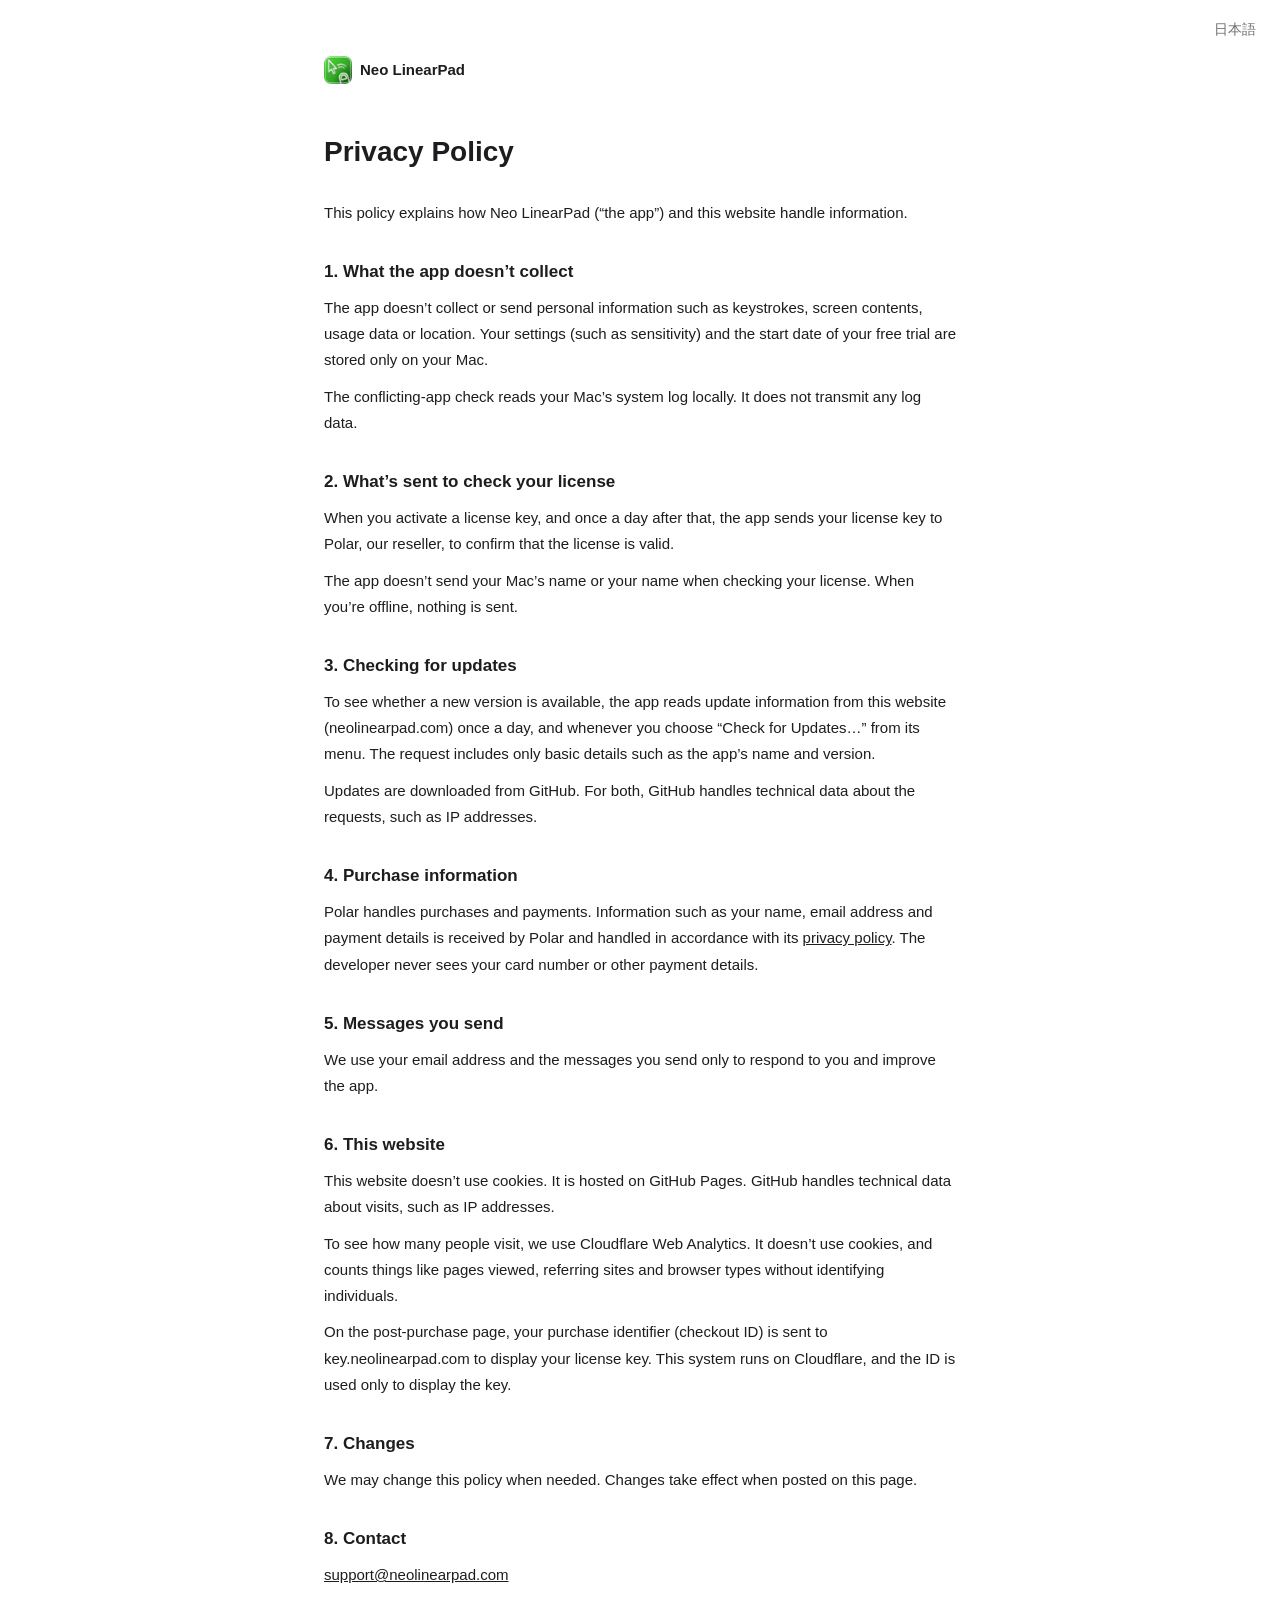
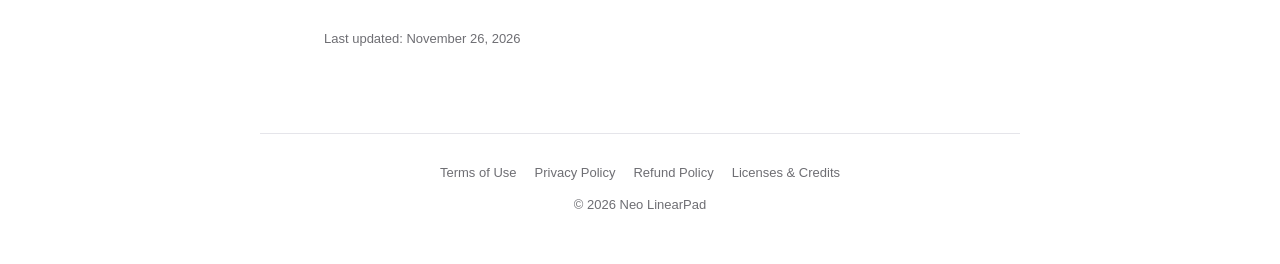
<file: en/privacy.html>
<!doctype html>
<html lang="en">
<head>
  <meta charset="utf-8">
  <meta name="viewport" content="width=device-width, initial-scale=1">
  <title>Privacy Policy · Neo LinearPad</title>
  <link rel="icon" href="../assets/icon.png">
  <link rel="stylesheet" href="../assets/style.css?v=58">
</head>
<body>
  <a class="lang-switch" href="../ja/privacy.html" lang="ja" data-lang="ja">日本語</a>
  <main class="legal">
    <a class="legal-back" href="./"><img src="../assets/icon.png" alt=""><span class="notranslate" translate="no">Neo LinearPad</span></a>
    <h1>Privacy Policy</h1>
    <p>This policy explains how <span class="notranslate" translate="no">Neo LinearPad</span> (“the app”) and this website handle information.</p>

    <h2>1. What the app doesn’t collect</h2>
    <p>The app doesn’t collect or send personal information such as keystrokes, screen contents, usage data or location. Your settings (such as sensitivity) and the start date of your free trial are stored only on your Mac.</p>
    <p>The conflicting-app check reads your Mac’s system log locally. It does not transmit any log data.</p>

    <h2>2. What’s sent to check your license</h2>
    <p>When you activate a license key, and once a day after that, the app sends your license key to Polar, our reseller, to confirm that the license is valid.</p>
    <p>The app doesn’t send your Mac’s name or your name when checking your license. When you’re offline, nothing is sent.</p>

    <h2>3. Checking for updates</h2>
    <p>To see whether a new version is available, the app reads update information from this website (neolinearpad.com) once a day, and whenever you choose “Check for Updates…” from its menu. The request includes only basic details such as the app’s name and version.</p>
    <p>Updates are downloaded from GitHub. For both, GitHub handles technical data about the requests, such as IP addresses.</p>

    <h2>4. Purchase information</h2>
    <p>Polar handles purchases and payments. Information such as your name, email address and payment details is received by Polar and handled in accordance with its <a href="https://polar.sh/legal/privacy-policy">privacy policy</a>. The developer never sees your card number or other payment details.</p>

    <h2>5. Messages you send</h2>
    <p>We use your email address and the messages you send only to respond to you and improve the app.</p>

    <h2>6. This website</h2>
    <p>This website doesn’t use cookies. It is hosted on GitHub Pages. GitHub handles technical data about visits, such as IP addresses.</p>
    <p>To see how many people visit, we use Cloudflare Web Analytics. It doesn’t use cookies, and counts things like pages viewed, referring sites and browser types without identifying individuals.</p>
    <p>On the post-purchase page, your purchase identifier (checkout ID) is sent to key.neolinearpad.com to display your license key. This system runs on Cloudflare, and the ID is used only to display the key.</p>

    <h2>7. Changes</h2>
    <p>We may change this policy when needed. Changes take effect when posted on this page.</p>

    <h2>8. Contact</h2>
    <p><a href="mailto:support@neolinearpad.com">support@neolinearpad.com</a></p>
    <p class="legal-updated">Last updated: November 26, 2026</p>
  </main>
  <footer class="site-footer">
    <nav>
      <a href="terms.html">Terms of Use</a>
      <a href="privacy.html">Privacy Policy</a>
      <a href="refund.html">Refund Policy</a>
      <a href="credits.html">Licenses &amp; Credits</a>
    </nav>
    <p>© 2026 <span class="notranslate" translate="no">Neo LinearPad</span></p>
  </footer>
  <!-- Cloudflare Web Analytics (cookie-less) -->
  <script defer src="https://static.cloudflareinsights.com/beacon.min.js" data-cf-beacon='{"token": "317a6dca98fa4aab87b80b99360b8aa6"}'></script>
</body>
</html>
</file>
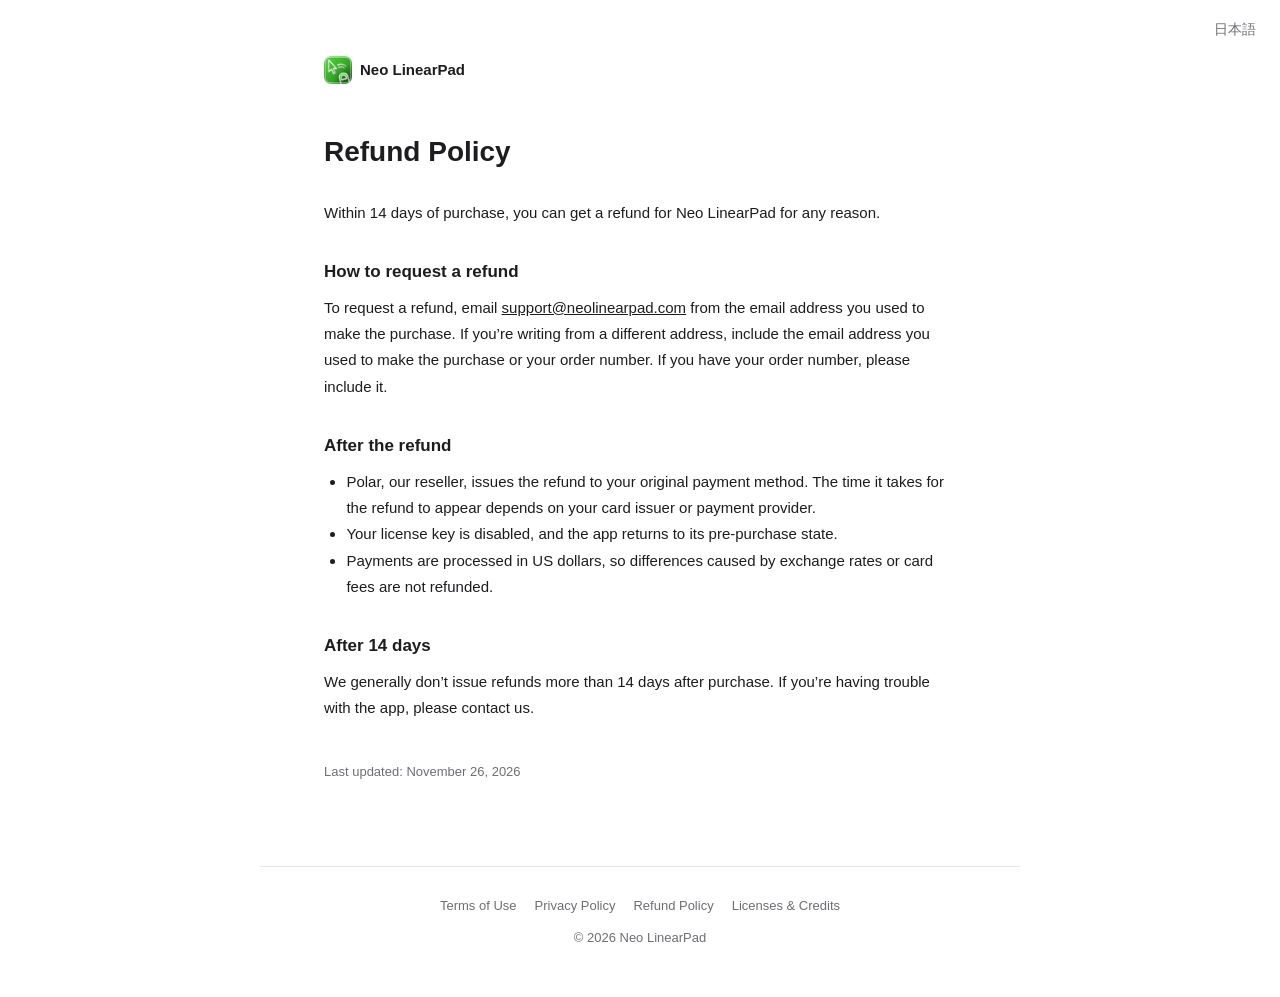
<file: en/refund.html>
<!doctype html>
<html lang="en">
<head>
  <meta charset="utf-8">
  <meta name="viewport" content="width=device-width, initial-scale=1">
  <title>Refund Policy · Neo LinearPad</title>
  <link rel="icon" href="../assets/icon.png">
  <link rel="stylesheet" href="../assets/style.css?v=58">
</head>
<body>
  <a class="lang-switch" href="../ja/refund.html" lang="ja" data-lang="ja">日本語</a>
  <main class="legal">
    <a class="legal-back" href="./"><img src="../assets/icon.png" alt=""><span class="notranslate" translate="no">Neo LinearPad</span></a>
    <h1>Refund Policy</h1>
    <p>Within 14 days of purchase, you can get a refund for <span class="notranslate" translate="no">Neo LinearPad</span> for any reason.</p>

    <h2>How to request a refund</h2>
    <p>To request a refund, email <a href="mailto:support@neolinearpad.com">support@neolinearpad.com</a> from the email address you used to make the purchase. If you’re writing from a different address, include the email address you used to make the purchase or your order number. If you have your order number, please include it.</p>

    <h2>After the refund</h2>
    <ul>
      <li>Polar, our reseller, issues the refund to your original payment method. The time it takes for the refund to appear depends on your card issuer or payment provider.</li>
      <li>Your license key is disabled, and the app returns to its pre-purchase state.</li>
      <li>Payments are processed in US dollars, so differences caused by exchange rates or card fees are not refunded.</li>
    </ul>

    <h2>After 14 days</h2>
    <p>We generally don’t issue refunds more than 14 days after purchase. If you’re having trouble with the app, please contact us.</p>
    <p class="legal-updated">Last updated: November 26, 2026</p>
  </main>
  <footer class="site-footer">
    <nav>
      <a href="terms.html">Terms of Use</a>
      <a href="privacy.html">Privacy Policy</a>
      <a href="refund.html">Refund Policy</a>
      <a href="credits.html">Licenses &amp; Credits</a>
    </nav>
    <p>© 2026 <span class="notranslate" translate="no">Neo LinearPad</span></p>
  </footer>
  <!-- Cloudflare Web Analytics (cookie-less) -->
  <script defer src="https://static.cloudflareinsights.com/beacon.min.js" data-cf-beacon='{"token": "317a6dca98fa4aab87b80b99360b8aa6"}'></script>
</body>
</html>
</file>
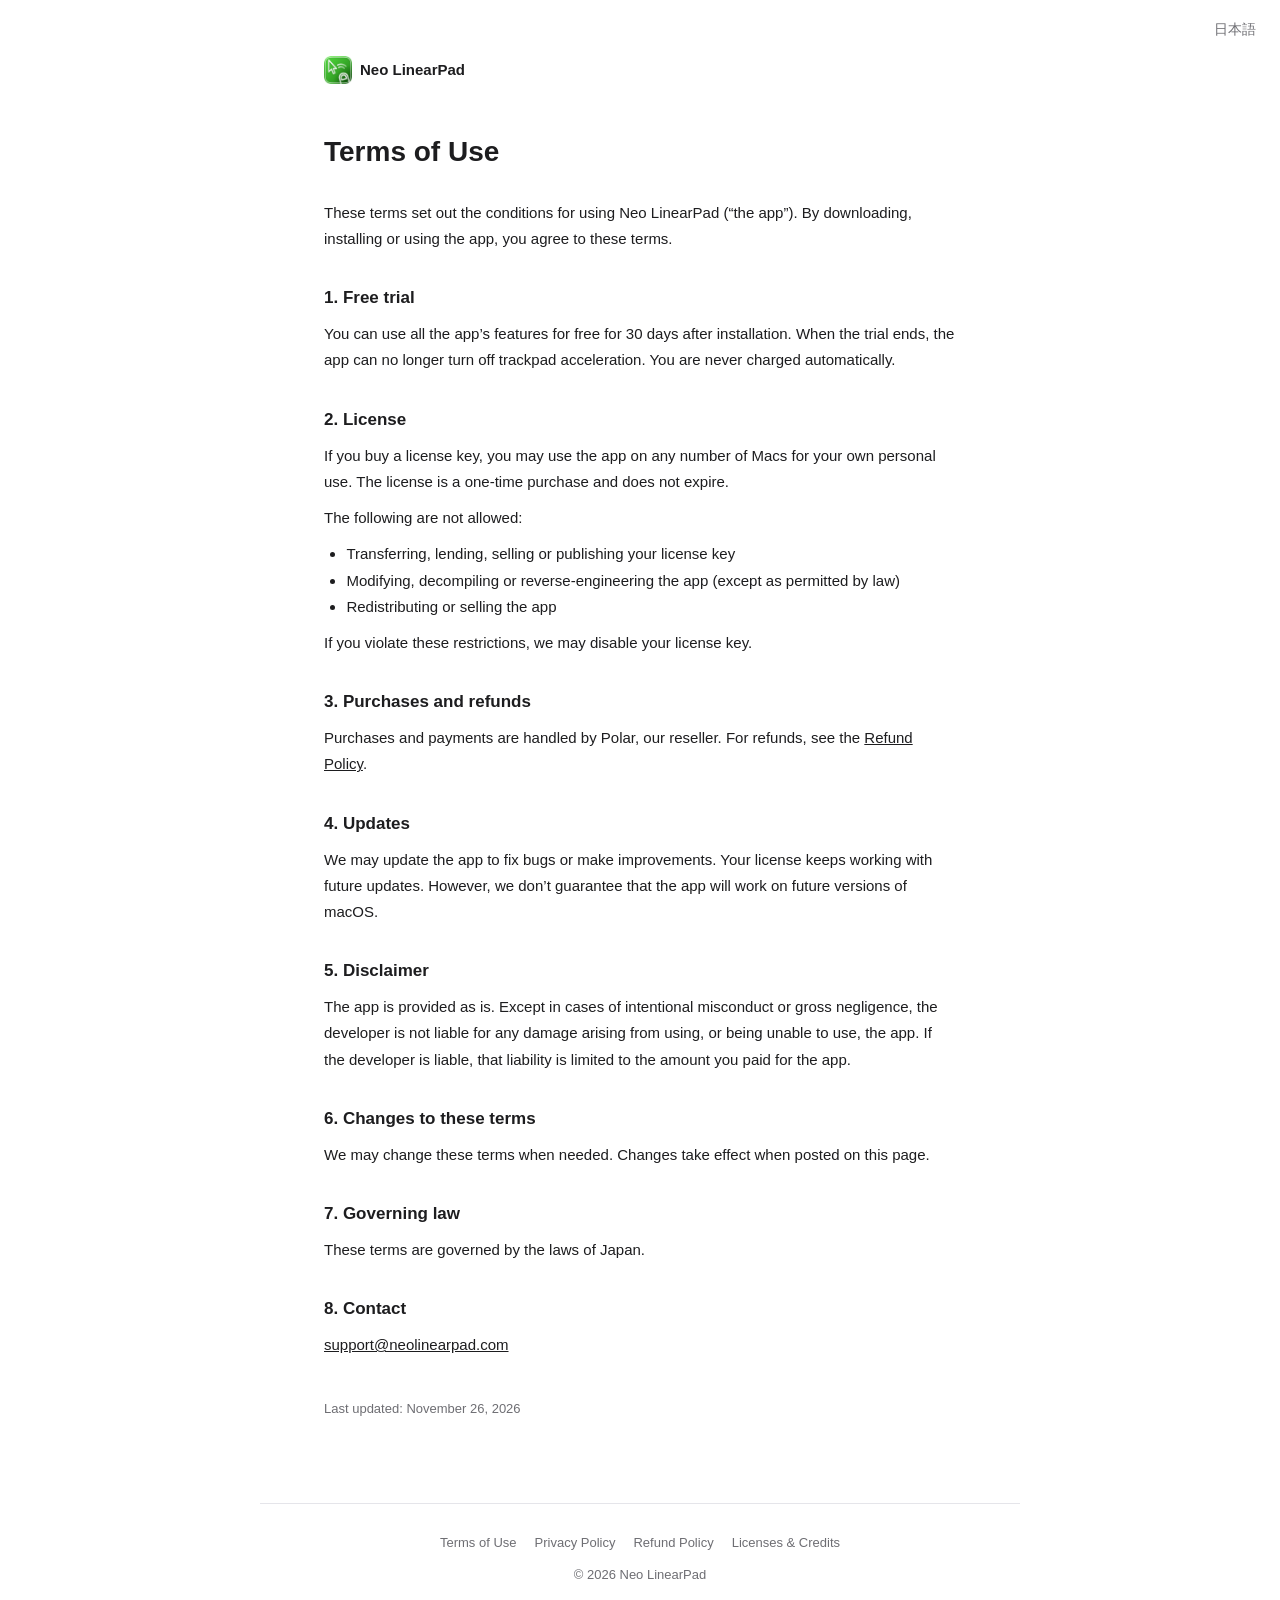
<file: en/terms.html>
<!doctype html>
<html lang="en">
<head>
  <meta charset="utf-8">
  <meta name="viewport" content="width=device-width, initial-scale=1">
  <title>Terms of Use · Neo LinearPad</title>
  <link rel="icon" href="../assets/icon.png">
  <link rel="stylesheet" href="../assets/style.css?v=58">
</head>
<body>
  <a class="lang-switch" href="../ja/terms.html" lang="ja" data-lang="ja">日本語</a>
  <main class="legal">
    <a class="legal-back" href="./"><img src="../assets/icon.png" alt=""><span class="notranslate" translate="no">Neo LinearPad</span></a>
    <h1>Terms of Use</h1>
    <p>These terms set out the conditions for using <span class="notranslate" translate="no">Neo LinearPad</span> (“the app”). By downloading, installing or using the app, you agree to these terms.</p>

    <h2>1. Free trial</h2>
    <p>You can use all the app’s features for free for 30 days after installation. When the trial ends, the app can no longer turn off trackpad acceleration. You are never charged automatically.</p>

    <h2>2. License</h2>
    <p>If you buy a license key, you may use the app on any number of Macs for your own personal use. The license is a one-time purchase and does not expire.</p>
    <p>The following are not allowed:</p>
    <ul>
      <li>Transferring, lending, selling or publishing your license key</li>
      <li>Modifying, decompiling or reverse-engineering the app (except as permitted by law)</li>
      <li>Redistributing or selling the app</li>
    </ul>
    <p>If you violate these restrictions, we may disable your license key.</p>

    <h2>3. Purchases and refunds</h2>
    <p>Purchases and payments are handled by Polar, our reseller. For refunds, see the <a href="refund.html">Refund Policy</a>.</p>

    <h2>4. Updates</h2>
    <p>We may update the app to fix bugs or make improvements. Your license keeps working with future updates. However, we don’t guarantee that the app will work on future versions of macOS.</p>

    <h2>5. Disclaimer</h2>
    <p>The app is provided as is. Except in cases of intentional misconduct or gross negligence, the developer is not liable for any damage arising from using, or being unable to use, the app. If the developer is liable, that liability is limited to the amount you paid for the app.</p>

    <h2>6. Changes to these terms</h2>
    <p>We may change these terms when needed. Changes take effect when posted on this page.</p>

    <h2>7. Governing law</h2>
    <p>These terms are governed by the laws of Japan.</p>

    <h2>8. Contact</h2>
    <p><a href="mailto:support@neolinearpad.com">support@neolinearpad.com</a></p>
    <p class="legal-updated">Last updated: November 26, 2026</p>
  </main>
  <footer class="site-footer">
    <nav>
      <a href="terms.html">Terms of Use</a>
      <a href="privacy.html">Privacy Policy</a>
      <a href="refund.html">Refund Policy</a>
      <a href="credits.html">Licenses &amp; Credits</a>
    </nav>
    <p>© 2026 <span class="notranslate" translate="no">Neo LinearPad</span></p>
  </footer>
  <!-- Cloudflare Web Analytics (cookie-less) -->
  <script defer src="https://static.cloudflareinsights.com/beacon.min.js" data-cf-beacon='{"token": "317a6dca98fa4aab87b80b99360b8aa6"}'></script>
</body>
</html>
</file>
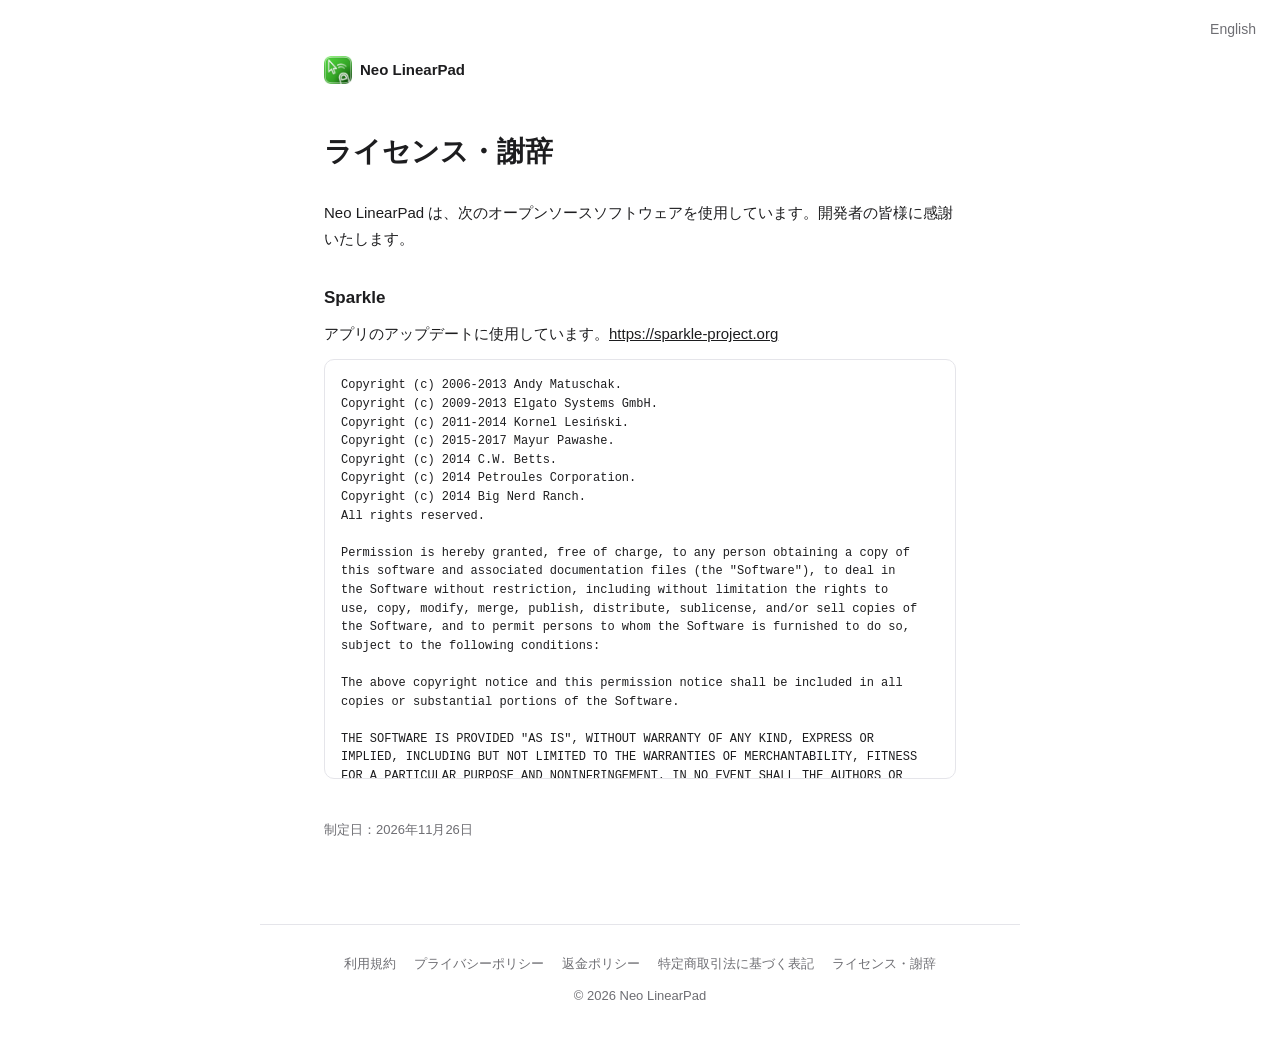
<file: ja/credits.html>
<!doctype html>
<html lang="ja">
<head>
  <meta charset="utf-8">
  <meta name="viewport" content="width=device-width, initial-scale=1">
  <title>ライセンス・謝辞 · Neo LinearPad</title>
  <link rel="icon" href="../assets/icon.png">
  <link rel="stylesheet" href="../assets/style.css?v=58">
</head>
<body>
  <a class="lang-switch" href="../en/credits.html" lang="en" data-lang="en">English</a>
  <main class="legal">
    <a class="legal-back" href="./"><img src="../assets/icon.png" alt=""><span class="notranslate" translate="no">Neo LinearPad</span></a>
    <h1>ライセンス・謝辞</h1>
    <p><span class="notranslate" translate="no">Neo LinearPad</span> は、次のオープンソースソフトウェアを使用しています。開発者の皆様に感謝いたします。</p>

    <h2>Sparkle</h2>
    <p>アプリのアップデートに使用しています。<a href="https://sparkle-project.org">https://sparkle-project.org</a></p>
    <pre class="legal-license">Copyright (c) 2006-2013 Andy Matuschak.
Copyright (c) 2009-2013 Elgato Systems GmbH.
Copyright (c) 2011-2014 Kornel Lesiński.
Copyright (c) 2015-2017 Mayur Pawashe.
Copyright (c) 2014 C.W. Betts.
Copyright (c) 2014 Petroules Corporation.
Copyright (c) 2014 Big Nerd Ranch.
All rights reserved.

Permission is hereby granted, free of charge, to any person obtaining a copy of
this software and associated documentation files (the &quot;Software&quot;), to deal in
the Software without restriction, including without limitation the rights to
use, copy, modify, merge, publish, distribute, sublicense, and/or sell copies of
the Software, and to permit persons to whom the Software is furnished to do so,
subject to the following conditions:

The above copyright notice and this permission notice shall be included in all
copies or substantial portions of the Software.

THE SOFTWARE IS PROVIDED &quot;AS IS&quot;, WITHOUT WARRANTY OF ANY KIND, EXPRESS OR
IMPLIED, INCLUDING BUT NOT LIMITED TO THE WARRANTIES OF MERCHANTABILITY, FITNESS
FOR A PARTICULAR PURPOSE AND NONINFRINGEMENT. IN NO EVENT SHALL THE AUTHORS OR
COPYRIGHT HOLDERS BE LIABLE FOR ANY CLAIM, DAMAGES OR OTHER LIABILITY, WHETHER
IN AN ACTION OF CONTRACT, TORT OR OTHERWISE, ARISING FROM, OUT OF OR IN
CONNECTION WITH THE SOFTWARE OR THE USE OR OTHER DEALINGS IN THE SOFTWARE.

=================
EXTERNAL LICENSES
=================

bspatch.c and bsdiff.c, from bsdiff 4.3 &lt;http://www.daemonology.net/bsdiff/&gt;:

Copyright 2003-2005 Colin Percival
All rights reserved

Redistribution and use in source and binary forms, with or without
modification, are permitted providing that the following conditions 
are met:
1. Redistributions of source code must retain the above copyright
   notice, this list of conditions and the following disclaimer.
2. Redistributions in binary form must reproduce the above copyright
   notice, this list of conditions and the following disclaimer in the
   documentation and/or other materials provided with the distribution.

THIS SOFTWARE IS PROVIDED BY THE AUTHOR ``AS IS&#x27;&#x27; AND ANY EXPRESS OR
IMPLIED WARRANTIES, INCLUDING, BUT NOT LIMITED TO, THE IMPLIED
WARRANTIES OF MERCHANTABILITY AND FITNESS FOR A PARTICULAR PURPOSE
ARE DISCLAIMED.  IN NO EVENT SHALL THE AUTHOR BE LIABLE FOR ANY
DIRECT, INDIRECT, INCIDENTAL, SPECIAL, EXEMPLARY, OR CONSEQUENTIAL
DAMAGES (INCLUDING, BUT NOT LIMITED TO, PROCUREMENT OF SUBSTITUTE GOODS
OR SERVICES; LOSS OF USE, DATA, OR PROFITS; OR BUSINESS INTERRUPTION)
HOWEVER CAUSED AND ON ANY THEORY OF LIABILITY, WHETHER IN CONTRACT,
STRICT LIABILITY, OR TORT (INCLUDING NEGLIGENCE OR OTHERWISE) ARISING
IN ANY WAY OUT OF THE USE OF THIS SOFTWARE, EVEN IF ADVISED OF THE
POSSIBILITY OF SUCH DAMAGE.

--

sais.c and sais.h, from sais-lite (2010/08/07) &lt;https://sites.google.com/site/yuta256/sais&gt;:

The sais-lite copyright is as follows:

Copyright (c) 2008-2010 Yuta Mori All Rights Reserved.

Permission is hereby granted, free of charge, to any person
obtaining a copy of this software and associated documentation
files (the &quot;Software&quot;), to deal in the Software without
restriction, including without limitation the rights to use,
copy, modify, merge, publish, distribute, sublicense, and/or sell
copies of the Software, and to permit persons to whom the
Software is furnished to do so, subject to the following
conditions:

The above copyright notice and this permission notice shall be
included in all copies or substantial portions of the Software.

THE SOFTWARE IS PROVIDED &quot;AS IS&quot;, WITHOUT WARRANTY OF ANY KIND,
EXPRESS OR IMPLIED, INCLUDING BUT NOT LIMITED TO THE WARRANTIES
OF MERCHANTABILITY, FITNESS FOR A PARTICULAR PURPOSE AND
NONINFRINGEMENT. IN NO EVENT SHALL THE AUTHORS OR COPYRIGHT
HOLDERS BE LIABLE FOR ANY CLAIM, DAMAGES OR OTHER LIABILITY,
WHETHER IN AN ACTION OF CONTRACT, TORT OR OTHERWISE, ARISING
FROM, OUT OF OR IN CONNECTION WITH THE SOFTWARE OR THE USE OR
OTHER DEALINGS IN THE SOFTWARE.

--

Portable C implementation of Ed25519, from https://github.com/orlp/ed25519

Copyright (c) 2015 Orson Peters &lt;orsonpeters@gmail.com&gt;

This software is provided &#x27;as-is&#x27;, without any express or implied warranty. In no event will the
authors be held liable for any damages arising from the use of this software.

Permission is granted to anyone to use this software for any purpose, including commercial
applications, and to alter it and redistribute it freely, subject to the following restrictions:

1. The origin of this software must not be misrepresented; you must not claim that you wrote the
   original software. If you use this software in a product, an acknowledgment in the product
   documentation would be appreciated but is not required.

2. Altered source versions must be plainly marked as such, and must not be misrepresented as
   being the original software.

3. This notice may not be removed or altered from any source distribution.

--

SUSignatureVerifier.m:

Copyright (c) 2011 Mark Hamlin.

All rights reserved.

Redistribution and use in source and binary forms, with or without
modification, are permitted providing that the following conditions
are met:
1. Redistributions of source code must retain the above copyright
   notice, this list of conditions and the following disclaimer.
2. Redistributions in binary form must reproduce the above copyright
   notice, this list of conditions and the following disclaimer in the
   documentation and/or other materials provided with the distribution.

THIS SOFTWARE IS PROVIDED BY THE AUTHOR ``AS IS&#x27;&#x27; AND ANY EXPRESS OR
IMPLIED WARRANTIES, INCLUDING, BUT NOT LIMITED TO, THE IMPLIED
WARRANTIES OF MERCHANTABILITY AND FITNESS FOR A PARTICULAR PURPOSE
ARE DISCLAIMED.  IN NO EVENT SHALL THE AUTHOR BE LIABLE FOR ANY
DIRECT, INDIRECT, INCIDENTAL, SPECIAL, EXEMPLARY, OR CONSEQUENTIAL
DAMAGES (INCLUDING, BUT NOT LIMITED TO, PROCUREMENT OF SUBSTITUTE GOODS
OR SERVICES; LOSS OF USE, DATA, OR PROFITS; OR BUSINESS INTERRUPTION)
HOWEVER CAUSED AND ON ANY THEORY OF LIABILITY, WHETHER IN CONTRACT,
STRICT LIABILITY, OR TORT (INCLUDING NEGLIGENCE OR OTHERWISE) ARISING
IN ANY WAY OUT OF THE USE OF THIS SOFTWARE, EVEN IF ADVISED OF THE
POSSIBILITY OF SUCH DAMAGE.</pre>
    <p class="legal-updated">制定日：2026年11月26日</p>
  </main>
  <footer class="site-footer">
    <nav>
      <a href="terms.html">利用規約</a>
      <a href="privacy.html">プライバシーポリシー</a>
      <a href="refund.html">返金ポリシー</a>
      <a href="tokushoho.html">特定商取引法に基づく表記</a>
      <a href="credits.html">ライセンス・謝辞</a>
    </nav>
    <p>© 2026 <span class="notranslate" translate="no">Neo LinearPad</span></p>
  </footer>
  <!-- Cloudflare Web Analytics (cookie-less) -->
  <script defer src="https://static.cloudflareinsights.com/beacon.min.js" data-cf-beacon='{"token": "317a6dca98fa4aab87b80b99360b8aa6"}'></script>
</body>
</html>
</file>
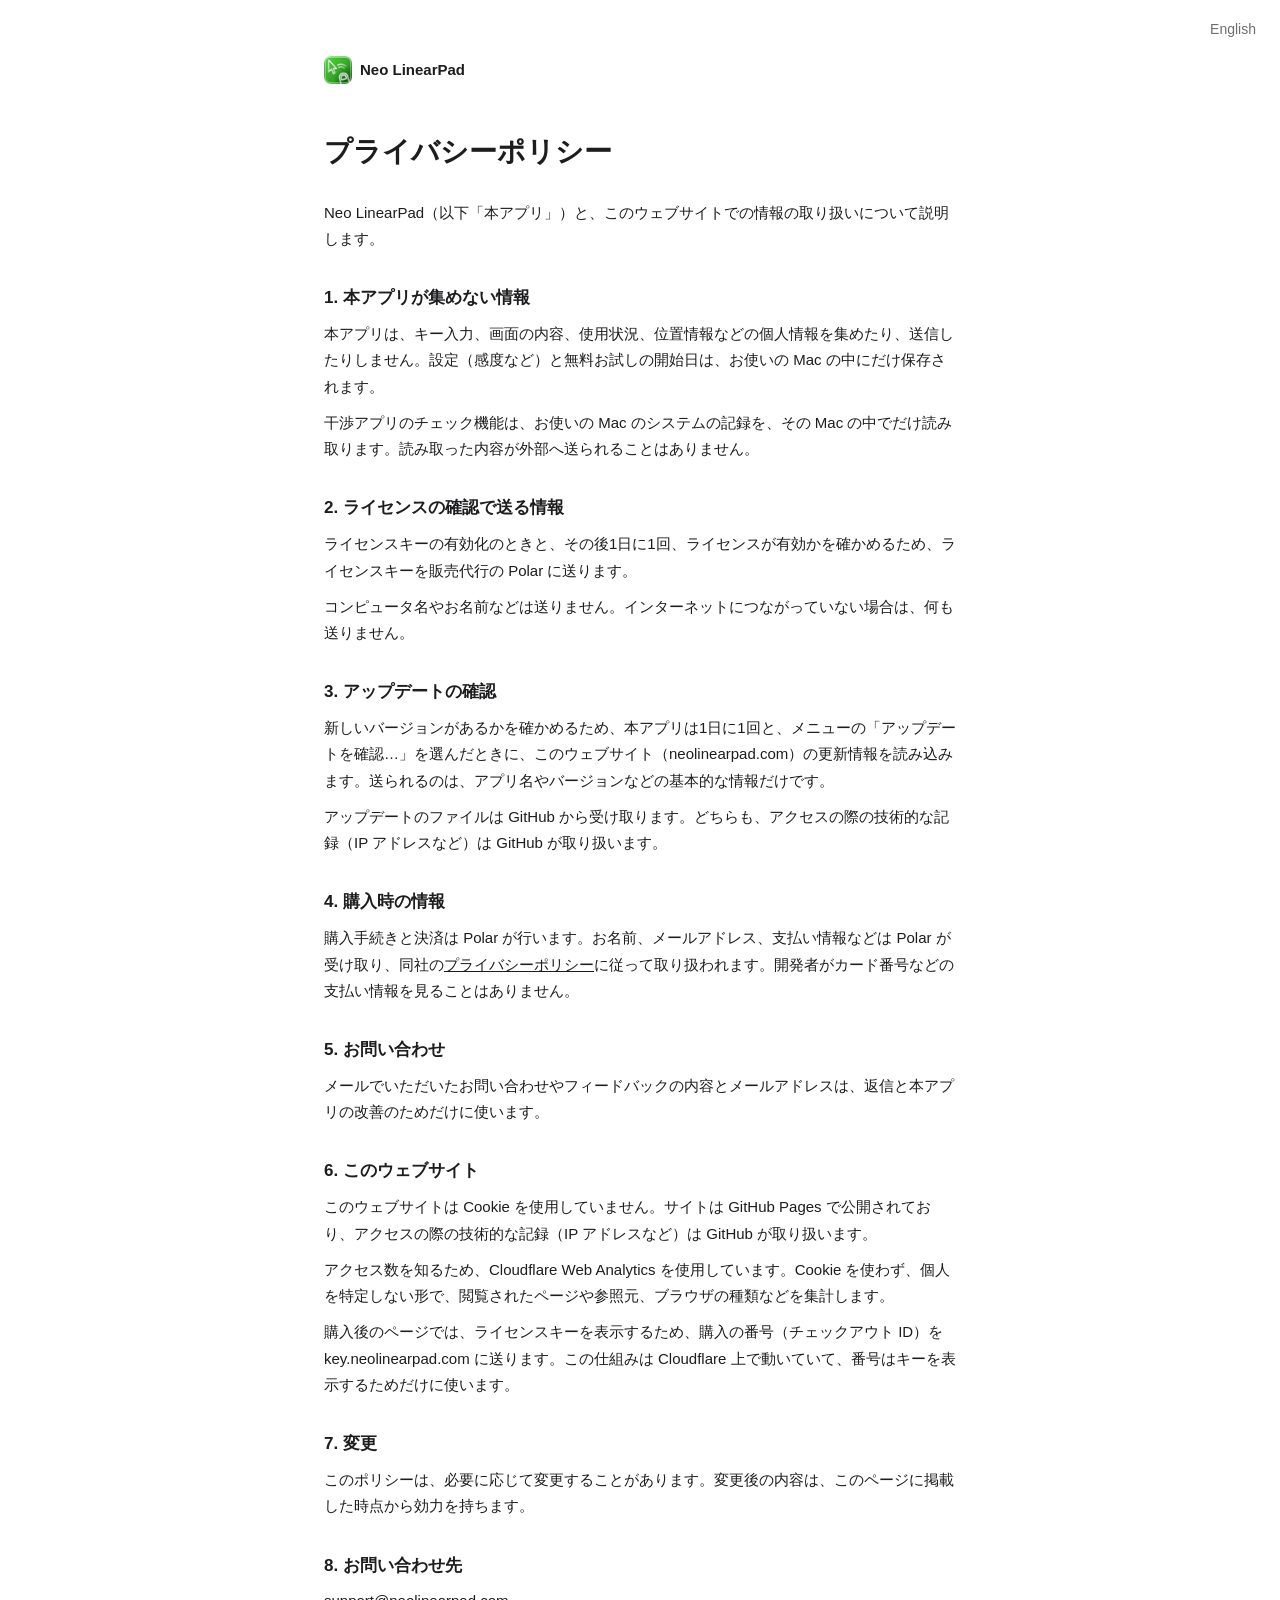
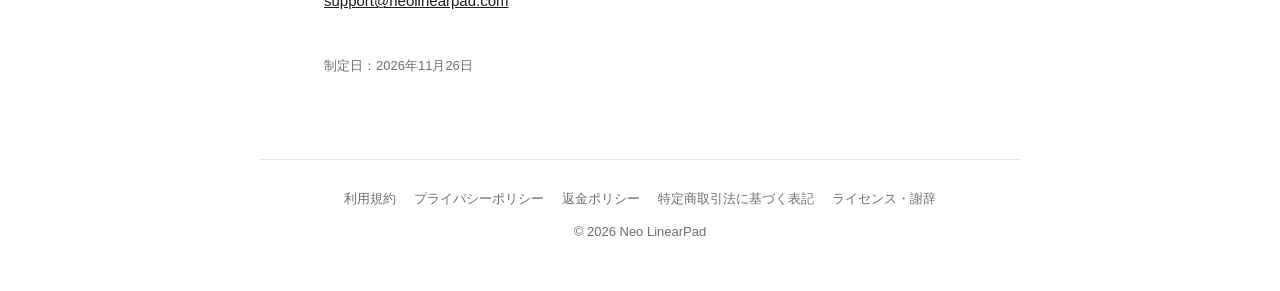
<file: ja/privacy.html>
<!doctype html>
<html lang="ja">
<head>
  <meta charset="utf-8">
  <meta name="viewport" content="width=device-width, initial-scale=1">
  <title>プライバシーポリシー · Neo LinearPad</title>
  <link rel="icon" href="../assets/icon.png">
  <link rel="stylesheet" href="../assets/style.css?v=58">
</head>
<body>
  <a class="lang-switch" href="../en/privacy.html" lang="en" data-lang="en">English</a>
  <main class="legal">
    <a class="legal-back" href="./"><img src="../assets/icon.png" alt=""><span class="notranslate" translate="no">Neo LinearPad</span></a>
    <h1>プライバシーポリシー</h1>
    <p><span class="notranslate" translate="no">Neo LinearPad</span>（以下「本アプリ」）と、このウェブサイトでの情報の取り扱いについて説明します。</p>

    <h2>1. 本アプリが集めない情報</h2>
    <p>本アプリは、キー入力、画面の内容、使用状況、位置情報などの個人情報を集めたり、送信したりしません。設定（感度など）と無料お試しの開始日は、お使いの Mac の中にだけ保存されます。</p>
    <p>干渉アプリのチェック機能は、お使いの Mac のシステムの記録を、その Mac の中でだけ読み取ります。読み取った内容が外部へ送られることはありません。</p>

    <h2>2. ライセンスの確認で送る情報</h2>
    <p>ライセンスキーの有効化のときと、その後1日に1回、ライセンスが有効かを確かめるため、ライセンスキーを販売代行の Polar に送ります。</p>
    <p>コンピュータ名やお名前などは送りません。インターネットにつながっていない場合は、何も送りません。</p>

    <h2>3. アップデートの確認</h2>
    <p>新しいバージョンがあるかを確かめるため、本アプリは1日に1回と、メニューの「アップデートを確認…」を選んだときに、このウェブサイト（neolinearpad.com）の更新情報を読み込みます。送られるのは、アプリ名やバージョンなどの基本的な情報だけです。</p>
    <p>アップデートのファイルは GitHub から受け取ります。どちらも、アクセスの際の技術的な記録（IP アドレスなど）は GitHub が取り扱います。</p>

    <h2>4. 購入時の情報</h2>
    <p>購入手続きと決済は Polar が行います。お名前、メールアドレス、支払い情報などは Polar が受け取り、同社の<a href="https://polar.sh/legal/privacy-policy">プライバシーポリシー</a>に従って取り扱われます。開発者がカード番号などの支払い情報を見ることはありません。</p>

    <h2>5. お問い合わせ</h2>
    <p>メールでいただいたお問い合わせやフィードバックの内容とメールアドレスは、返信と本アプリの改善のためだけに使います。</p>

    <h2>6. このウェブサイト</h2>
    <p>このウェブサイトは Cookie を使用していません。サイトは GitHub Pages で公開されており、アクセスの際の技術的な記録（IP アドレスなど）は GitHub が取り扱います。</p>
    <p>アクセス数を知るため、Cloudflare Web Analytics を使用しています。Cookie を使わず、個人を特定しない形で、閲覧されたページや参照元、ブラウザの種類などを集計します。</p>
    <p>購入後のページでは、ライセンスキーを表示するため、購入の番号（チェックアウト ID）を key.neolinearpad.com に送ります。この仕組みは Cloudflare 上で動いていて、番号はキーを表示するためだけに使います。</p>

    <h2>7. 変更</h2>
    <p>このポリシーは、必要に応じて変更することがあります。変更後の内容は、このページに掲載した時点から効力を持ちます。</p>

    <h2>8. お問い合わせ先</h2>
    <p><a href="mailto:support@neolinearpad.com">support@neolinearpad.com</a></p>
    <p class="legal-updated">制定日：2026年11月26日</p>
  </main>
  <footer class="site-footer">
    <nav>
      <a href="terms.html">利用規約</a>
      <a href="privacy.html">プライバシーポリシー</a>
      <a href="refund.html">返金ポリシー</a>
      <a href="tokushoho.html">特定商取引法に基づく表記</a>
      <a href="credits.html">ライセンス・謝辞</a>
    </nav>
    <p>© 2026 <span class="notranslate" translate="no">Neo LinearPad</span></p>
  </footer>
  <!-- Cloudflare Web Analytics (cookie-less) -->
  <script defer src="https://static.cloudflareinsights.com/beacon.min.js" data-cf-beacon='{"token": "317a6dca98fa4aab87b80b99360b8aa6"}'></script>
</body>
</html>
</file>
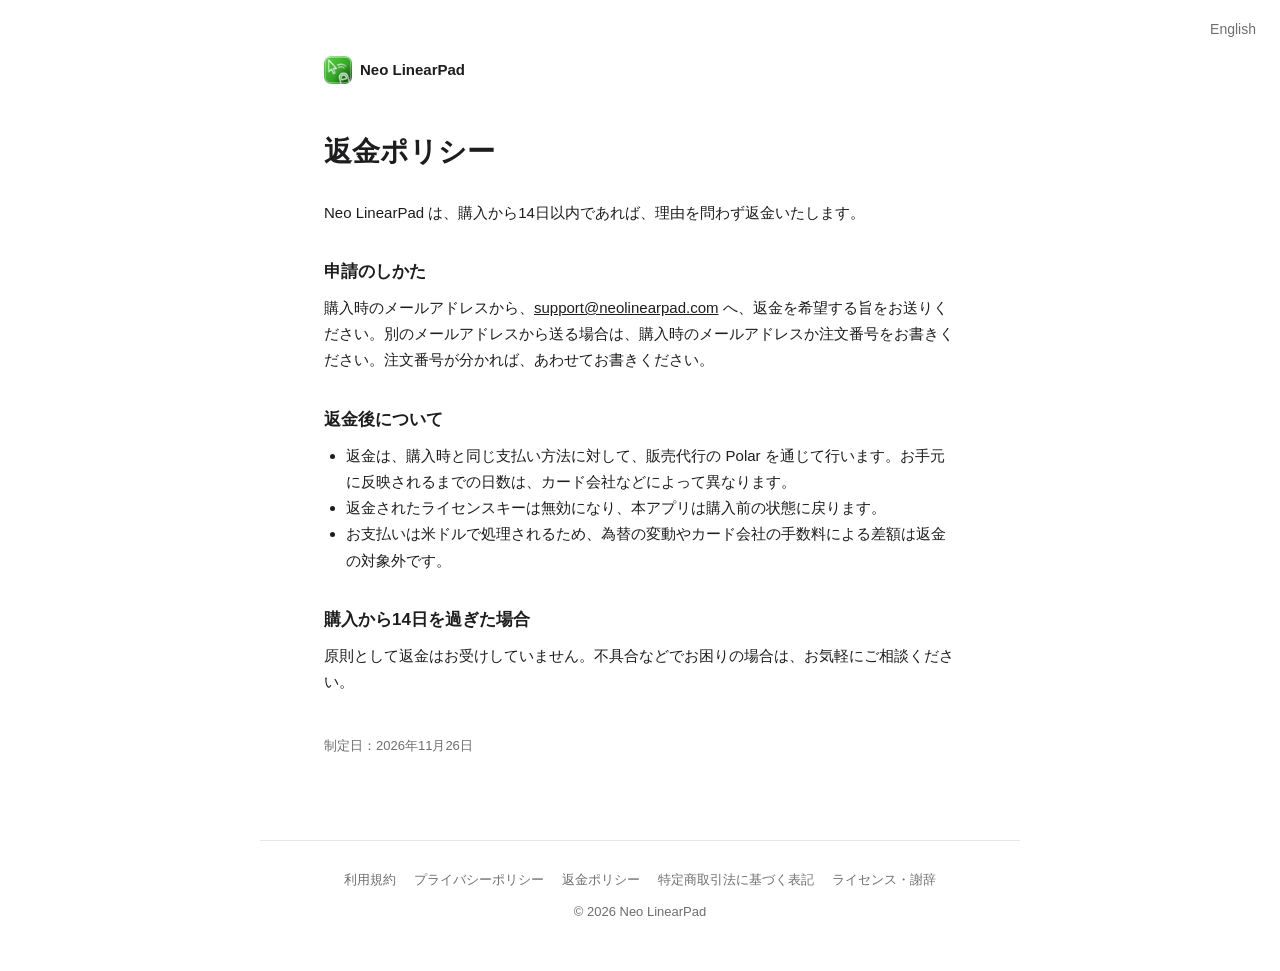
<file: ja/refund.html>
<!doctype html>
<html lang="ja">
<head>
  <meta charset="utf-8">
  <meta name="viewport" content="width=device-width, initial-scale=1">
  <title>返金ポリシー · Neo LinearPad</title>
  <link rel="icon" href="../assets/icon.png">
  <link rel="stylesheet" href="../assets/style.css?v=58">
</head>
<body>
  <a class="lang-switch" href="../en/refund.html" lang="en" data-lang="en">English</a>
  <main class="legal">
    <a class="legal-back" href="./"><img src="../assets/icon.png" alt=""><span class="notranslate" translate="no">Neo LinearPad</span></a>
    <h1>返金ポリシー</h1>
    <p><span class="notranslate" translate="no">Neo LinearPad</span> は、購入から14日以内であれば、理由を問わず返金いたします。</p>

    <h2>申請のしかた</h2>
    <p>購入時のメールアドレスから、<a href="mailto:support@neolinearpad.com">support@neolinearpad.com</a> へ、返金を希望する旨をお送りください。別のメールアドレスから送る場合は、購入時のメールアドレスか注文番号をお書きください。注文番号が分かれば、あわせてお書きください。</p>

    <h2>返金後について</h2>
    <ul>
      <li>返金は、購入時と同じ支払い方法に対して、販売代行の Polar を通じて行います。お手元に反映されるまでの日数は、カード会社などによって異なります。</li>
      <li>返金されたライセンスキーは無効になり、本アプリは購入前の状態に戻ります。</li>
      <li>お支払いは米ドルで処理されるため、為替の変動やカード会社の手数料による差額は返金の対象外です。</li>
    </ul>

    <h2>購入から14日を過ぎた場合</h2>
    <p>原則として返金はお受けしていません。不具合などでお困りの場合は、お気軽にご相談ください。</p>
    <p class="legal-updated">制定日：2026年11月26日</p>
  </main>
  <footer class="site-footer">
    <nav>
      <a href="terms.html">利用規約</a>
      <a href="privacy.html">プライバシーポリシー</a>
      <a href="refund.html">返金ポリシー</a>
      <a href="tokushoho.html">特定商取引法に基づく表記</a>
      <a href="credits.html">ライセンス・謝辞</a>
    </nav>
    <p>© 2026 <span class="notranslate" translate="no">Neo LinearPad</span></p>
  </footer>
  <!-- Cloudflare Web Analytics (cookie-less) -->
  <script defer src="https://static.cloudflareinsights.com/beacon.min.js" data-cf-beacon='{"token": "317a6dca98fa4aab87b80b99360b8aa6"}'></script>
</body>
</html>
</file>
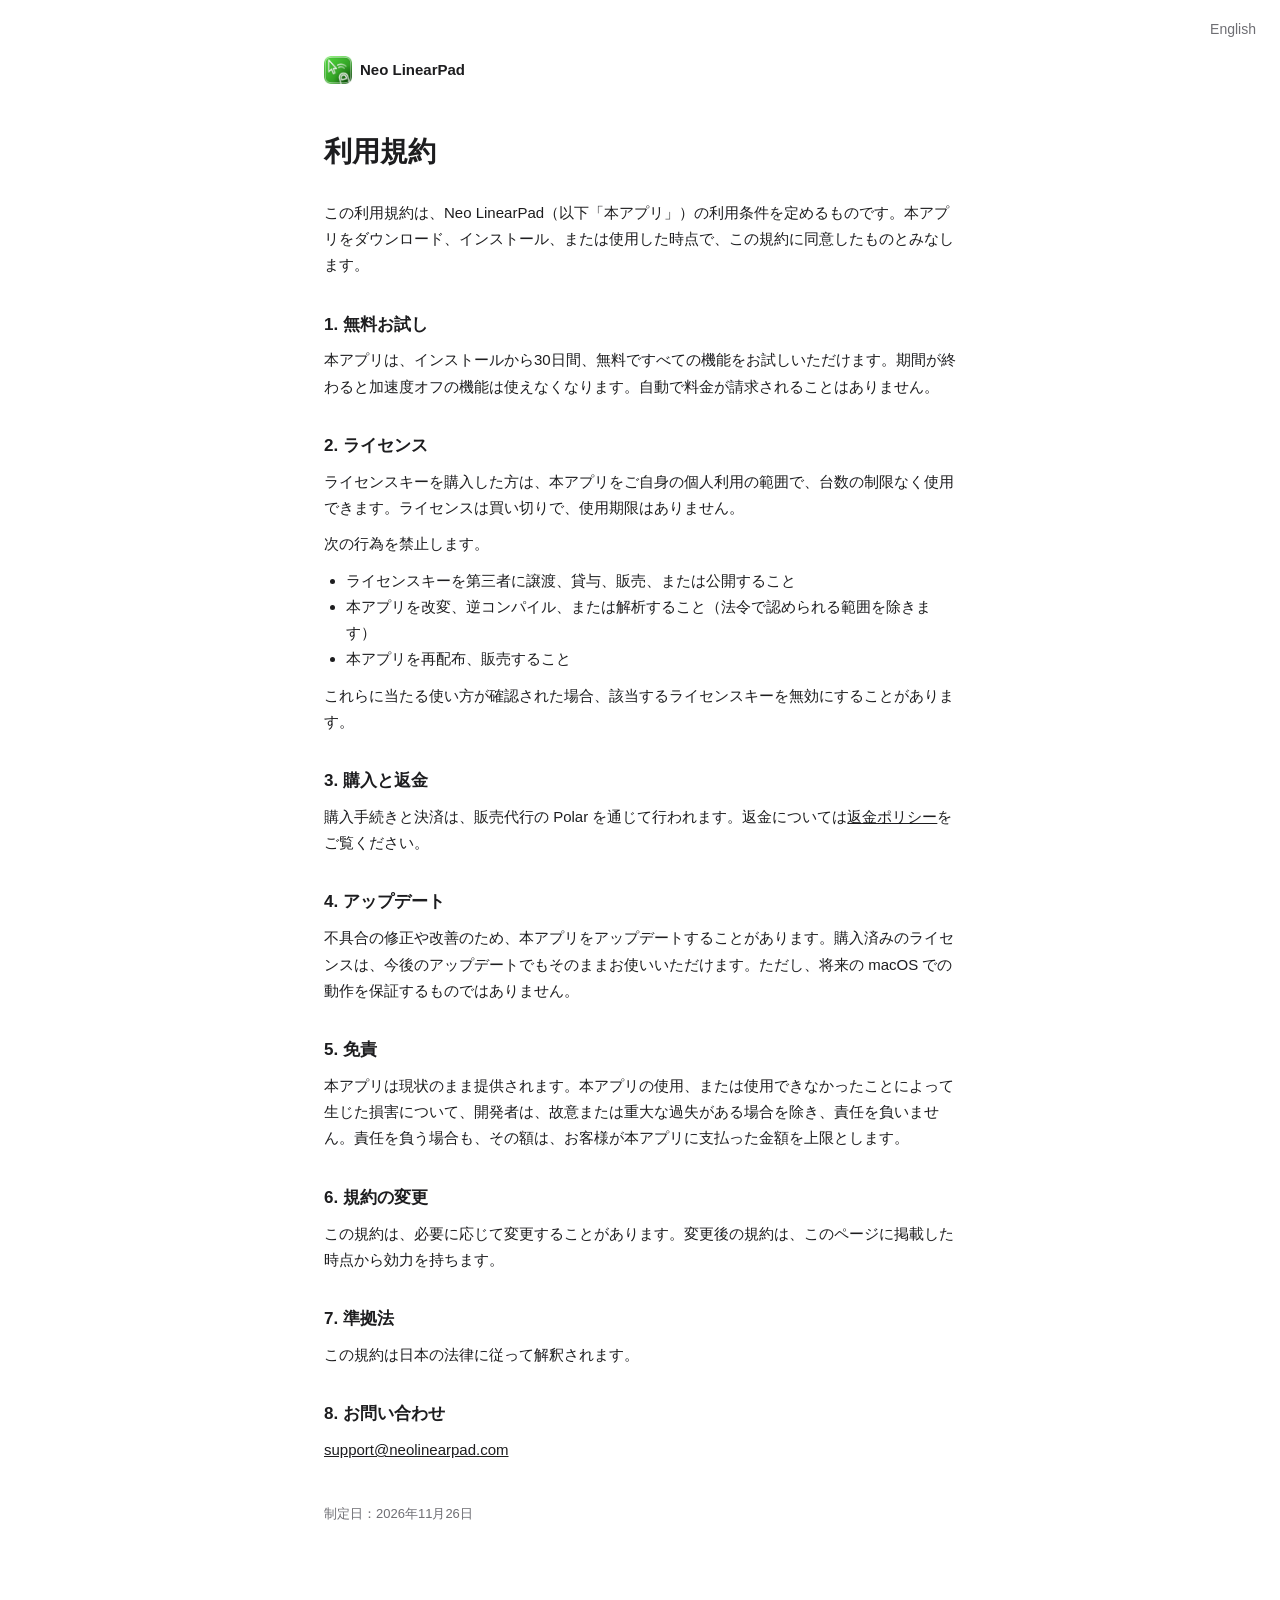
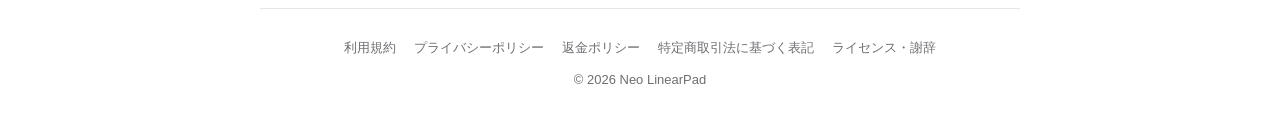
<file: ja/terms.html>
<!doctype html>
<html lang="ja">
<head>
  <meta charset="utf-8">
  <meta name="viewport" content="width=device-width, initial-scale=1">
  <title>利用規約 · Neo LinearPad</title>
  <link rel="icon" href="../assets/icon.png">
  <link rel="stylesheet" href="../assets/style.css?v=58">
</head>
<body>
  <a class="lang-switch" href="../en/terms.html" lang="en" data-lang="en">English</a>
  <main class="legal">
    <a class="legal-back" href="./"><img src="../assets/icon.png" alt=""><span class="notranslate" translate="no">Neo LinearPad</span></a>
    <h1>利用規約</h1>
    <p>この利用規約は、<span class="notranslate" translate="no">Neo LinearPad</span>（以下「本アプリ」）の利用条件を定めるものです。本アプリをダウンロード、インストール、または使用した時点で、この規約に同意したものとみなします。</p>

    <h2>1. 無料お試し</h2>
    <p>本アプリは、インストールから30日間、無料ですべての機能をお試しいただけます。期間が終わると加速度オフの機能は使えなくなります。自動で料金が請求されることはありません。</p>

    <h2>2. ライセンス</h2>
    <p>ライセンスキーを購入した方は、本アプリをご自身の個人利用の範囲で、台数の制限なく使用できます。ライセンスは買い切りで、使用期限はありません。</p>
    <p>次の行為を禁止します。</p>
    <ul>
      <li>ライセンスキーを第三者に譲渡、貸与、販売、または公開すること</li>
      <li>本アプリを改変、逆コンパイル、または解析すること（法令で認められる範囲を除きます）</li>
      <li>本アプリを再配布、販売すること</li>
    </ul>
    <p>これらに当たる使い方が確認された場合、該当するライセンスキーを無効にすることがあります。</p>

    <h2>3. 購入と返金</h2>
    <p>購入手続きと決済は、販売代行の Polar を通じて行われます。返金については<a href="refund.html">返金ポリシー</a>をご覧ください。</p>

    <h2>4. アップデート</h2>
    <p>不具合の修正や改善のため、本アプリをアップデートすることがあります。購入済みのライセンスは、今後のアップデートでもそのままお使いいただけます。ただし、将来の macOS での動作を保証するものではありません。</p>

    <h2>5. 免責</h2>
    <p>本アプリは現状のまま提供されます。本アプリの使用、または使用できなかったことによって生じた損害について、開発者は、故意または重大な過失がある場合を除き、責任を負いません。責任を負う場合も、その額は、お客様が本アプリに支払った金額を上限とします。</p>

    <h2>6. 規約の変更</h2>
    <p>この規約は、必要に応じて変更することがあります。変更後の規約は、このページに掲載した時点から効力を持ちます。</p>

    <h2>7. 準拠法</h2>
    <p>この規約は日本の法律に従って解釈されます。</p>

    <h2>8. お問い合わせ</h2>
    <p><a href="mailto:support@neolinearpad.com">support@neolinearpad.com</a></p>
    <p class="legal-updated">制定日：2026年11月26日</p>
  </main>
  <footer class="site-footer">
    <nav>
      <a href="terms.html">利用規約</a>
      <a href="privacy.html">プライバシーポリシー</a>
      <a href="refund.html">返金ポリシー</a>
      <a href="tokushoho.html">特定商取引法に基づく表記</a>
      <a href="credits.html">ライセンス・謝辞</a>
    </nav>
    <p>© 2026 <span class="notranslate" translate="no">Neo LinearPad</span></p>
  </footer>
  <!-- Cloudflare Web Analytics (cookie-less) -->
  <script defer src="https://static.cloudflareinsights.com/beacon.min.js" data-cf-beacon='{"token": "317a6dca98fa4aab87b80b99360b8aa6"}'></script>
</body>
</html>
</file>
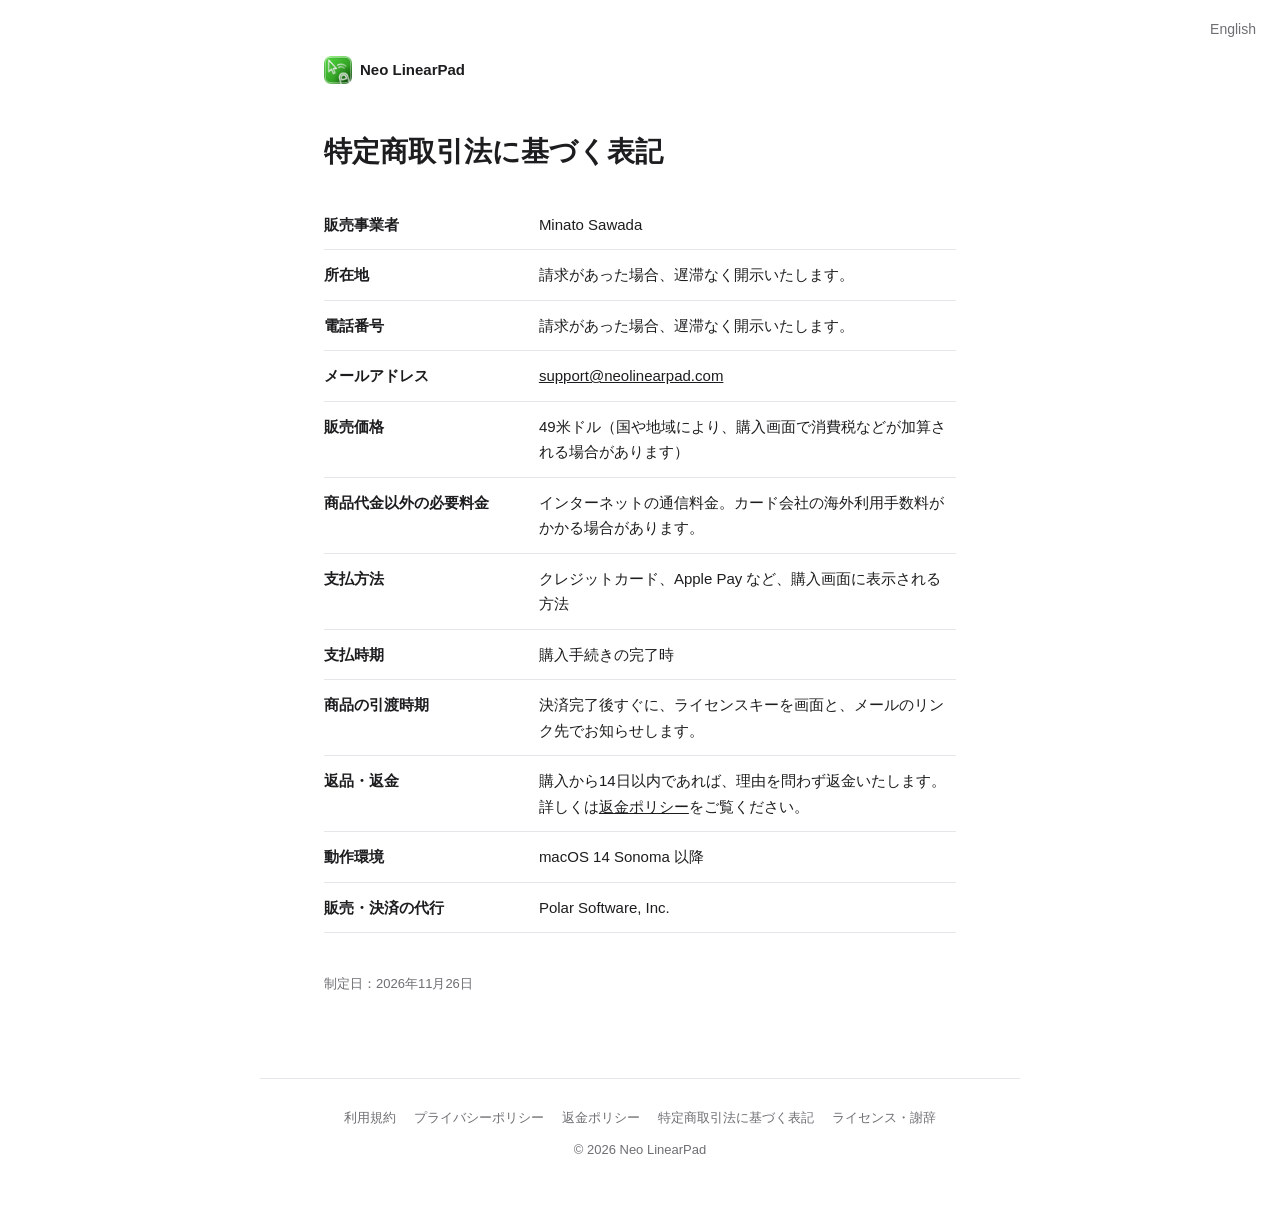
<file: ja/tokushoho.html>
<!doctype html>
<html lang="ja">
<head>
  <meta charset="utf-8">
  <meta name="viewport" content="width=device-width, initial-scale=1">
  <title>特定商取引法に基づく表記 · Neo LinearPad</title>
  <link rel="icon" href="../assets/icon.png">
  <link rel="stylesheet" href="../assets/style.css?v=58">
</head>
<body>
  <a class="lang-switch" href="../en/" lang="en" data-lang="en">English</a>
  <main class="legal">
    <a class="legal-back" href="./"><img src="../assets/icon.png" alt=""><span class="notranslate" translate="no">Neo LinearPad</span></a>
    <h1>特定商取引法に基づく表記</h1>
    <table class="legal-table">
      <tr><th>販売事業者</th><td>Minato Sawada</td></tr>
      <tr><th>所在地</th><td>請求があった場合、遅滞なく開示いたします。</td></tr>
      <tr><th>電話番号</th><td>請求があった場合、遅滞なく開示いたします。</td></tr>
      <tr><th>メールアドレス</th><td><a href="mailto:support@neolinearpad.com">support@neolinearpad.com</a></td></tr>
      <tr><th>販売価格</th><td>49米ドル（国や地域により、購入画面で消費税などが加算される場合があります）</td></tr>
      <tr><th>商品代金以外の必要料金</th><td>インターネットの通信料金。カード会社の海外利用手数料がかかる場合があります。</td></tr>
      <tr><th>支払方法</th><td>クレジットカード、Apple Pay など、購入画面に表示される方法</td></tr>
      <tr><th>支払時期</th><td>購入手続きの完了時</td></tr>
      <tr><th>商品の引渡時期</th><td>決済完了後すぐに、ライセンスキーを画面と、メールのリンク先でお知らせします。</td></tr>
      <tr><th>返品・返金</th><td>購入から14日以内であれば、理由を問わず返金いたします。詳しくは<a href="refund.html">返金ポリシー</a>をご覧ください。</td></tr>
      <tr><th>動作環境</th><td>macOS 14 Sonoma 以降</td></tr>
      <tr><th>販売・決済の代行</th><td>Polar Software, Inc.</td></tr>
    </table>
    <p class="legal-updated">制定日：2026年11月26日</p>
  </main>
  <footer class="site-footer">
    <nav>
      <a href="terms.html">利用規約</a>
      <a href="privacy.html">プライバシーポリシー</a>
      <a href="refund.html">返金ポリシー</a>
      <a href="tokushoho.html">特定商取引法に基づく表記</a>
      <a href="credits.html">ライセンス・謝辞</a>
    </nav>
    <p>© 2026 <span class="notranslate" translate="no">Neo LinearPad</span></p>
  </footer>
  <!-- Cloudflare Web Analytics (cookie-less) -->
  <script defer src="https://static.cloudflareinsights.com/beacon.min.js" data-cf-beacon='{"token": "317a6dca98fa4aab87b80b99360b8aa6"}'></script>
</body>
</html>
</file>
<file: assets/style.css>
:root {
  --bg: #ffffff;
  --text: #1d1d1f;
  --sub: #6e6e73;
  --brand: #58eb42;      /* app's brandGreen */
  --brand-deep: #41c732; /* icon fill */
  --button-text: #0d2b08;
  --line: #e5e5ea;
  --panel: #ffffff;
  --chip: #f0f0f2;
  --outline: #d2d2d7;
}

@media (prefers-color-scheme: dark) {
  :root {
    --bg: #111112;
    --text: #f5f5f7;
    --sub: #a1a1a6;
    --line: #2c2c2e;
    --panel: #1c1c1e;
    --chip: #2c2c2e;
    --outline: #48484a;
  }
}

* { box-sizing: border-box; }

body {
  margin: 0;
  background: var(--bg);
  color: var(--text);
  font-family: -apple-system, BlinkMacSystemFont, "Hiragino Sans", "Hiragino Kaku Gothic ProN", "Noto Sans JP", sans-serif;
  line-height: 1.7;
  -webkit-font-smoothing: antialiased;
}

main {
  max-width: 760px;
  margin: 0 auto;
  padding: 0 24px;
}

/* Top: icon, name, requirements, download */
.hero {
  text-align: center;
  padding: 96px 0 88px;
}

.hero-icon {
  width: 144px;
  height: 144px;
}

.hero h1 {
  margin: 20px 0 0;
  font-size: 44px;
  font-weight: 700;
  letter-spacing: -0.01em;
}

.requirements {
  margin: 28px 0 14px;
  color: var(--sub);
  font-size: 15px;
}

.download {
  display: inline-block;
  padding: 14px 40px;
  border: none;
  border-radius: 999px;
  cursor: pointer;
  font-family: inherit;
  background: var(--brand);
  color: var(--button-text);
  font-size: 18px;
  font-weight: 700;
  text-decoration: none;
  transition: filter 0.15s;
}

.download:hover { filter: brightness(1.06); }

.trial-note {
  margin: 14px 0 0;
  color: var(--sub);
  font-size: 14px;
}

/* About */
.about {
  border-top: 1px solid var(--line);
  padding: 40px 0 72px;   /* heading sits close under its divider, like "詳細" */
}

.about h2 {
  margin: 0 0 24px;
  font-size: 32px;
  font-weight: 700;
}

.about p {
  margin: 0 0 18px;
  font-size: 18px;
}

/* Details: same heading style as "Neo LinearPad は", a slightly smaller bulleted list */

.details-list {
  margin: 0;
  padding-left: 1.2em;
}

.details-list > li {
  margin-bottom: 14px;
  font-size: 17px;
  font-weight: 700;  /* every item is a small heading, all alike */
}

.details-list > li::marker { color: var(--sub); }

/* A detail item that opens: chevron right after the text, steps in normal body size */
.detail-more summary {
  display: inline-flex;
  align-items: center;
  gap: 10px;
  cursor: pointer;
  list-style: none;
}

.detail-more summary::-webkit-details-marker { display: none; }

.detail-more summary::after {
  content: "";
  width: 7px;
  height: 7px;
  border-right: 1.8px solid var(--sub);
  border-bottom: 1.8px solid var(--sub);
  transform: translateY(-2px) rotate(45deg);
  transition: transform 0.2s;
}

.detail-more[open] summary::after { transform: translateY(2px) rotate(-135deg); }

.detail-steps {
  margin: 14px 0 4px;
  padding-left: 1.6em;
  font-size: 15px;      /* small "opened" text: only some readers need it */
  font-weight: 400;
  line-height: 1.65;
}

.detail-steps li { margin-bottom: 6px; padding-left: 0.2em; }

/* A short lead line above the steps, and an indented aside inside a step */
.about .detail-intro {
  margin: 10px 0 0;
  font-size: 15px;
  font-weight: 400;
  line-height: 1.65;
}

/* "※" note as the last item of the steps: the browser lines its mark up with the numbers
   and wraps its text exactly like the steps, whatever the font. */
.detail-steps .step-footnote { margin-top: 16px; position: relative; left: -4px; }  /* nudged left: looks aligned to the eye */
.detail-steps .step-footnote::marker { content: "※"; }

/* Guides: headings that open their steps below */
.guides {
  display: flex;
  flex-direction: column;
  gap: 12px;
  padding-bottom: 72px;
}

/* Pill with a grey outline and the page colour inside, only as wide as its label, at the left.
   Earlier versions: docs/site-design-history.md */
.guide summary {
  display: inline-flex;
  align-items: center;
  gap: 14px;
  padding: 12px 20px 12px 24px;
  border: 1.5px solid var(--outline);
  border-radius: 999px;
  background: var(--bg);
  font-size: 16px;
  font-weight: 600;
  cursor: pointer;
  list-style: none;
  transition: border-color 0.15s;
}

.guide summary::-webkit-details-marker { display: none; }

.guide summary:hover { border-color: var(--sub); }

/* Chevron at the right end: points down when closed, up when open */
.guide summary::after {
  content: "";
  width: 7px;
  height: 7px;
  border-right: 1.8px solid var(--sub);
  border-bottom: 1.8px solid var(--sub);
  transform: translateY(-2px) rotate(45deg);
  transition: transform 0.2s;
}

.guide[open] summary::after { transform: translateY(2px) rotate(-135deg); }

.guide-body {
  padding: 16px 0 8px 16px;
}

.guide-body ol {
  margin: 0;
  padding-left: 1.4em;
}

/* Steps: a little more room between steps than between a step's text and its picture, so each
   text reads as belonging to the picture below it. Kept small so the page doesn't feel long. */
.guide-body li { margin-bottom: 34px; }

/* Screenshots under a step (they carry their own rounded corners) */
.guide-body img {
  display: block;
  width: 100%;
  max-width: 440px;
  height: auto;
  margin: 8px 0 0;
}

/* A second image in the same step gets more room above it */
.guide-body img + img { margin-top: 16px; }

/* Download dialog: trial or buy */
.get-dialog {
  width: min(520px, calc(100vw - 32px));
  padding: 36px 32px 32px;
  border: none;
  border-radius: 22px;
  background: var(--panel);
  color: var(--text);
  box-shadow: 0 24px 80px rgba(0, 0, 0, 0.28);
}

.get-dialog:focus { outline: none; }

.get-dialog::backdrop {
  background: rgba(0, 0, 0, 0.35);
  backdrop-filter: blur(6px);
  -webkit-backdrop-filter: blur(6px);
}

.get-dialog[open] { animation: dialog-in 0.22s cubic-bezier(0.2, 0.9, 0.3, 1.2); }
.get-dialog[open]::backdrop { animation: fade-in 0.2s ease-out; }

@keyframes dialog-in {
  from { opacity: 0; transform: translateY(12px) scale(0.96); }
  to   { opacity: 1; transform: none; }
}

@keyframes fade-in {
  from { opacity: 0; }
  to   { opacity: 1; }
}

.get-dialog h2 {
  margin: 0 0 24px;
  text-align: center;
  font-size: 20px;
  font-weight: 700;
}

.dialog-close {
  position: absolute;
  top: 14px;
  right: 14px;
  width: 30px;
  height: 30px;
  padding: 7px;
  border: none;
  border-radius: 50%;
  background: var(--chip);
  color: var(--sub);
  cursor: pointer;
}

.dialog-close svg {
  display: block;
  stroke: currentColor;
  stroke-width: 1.8;
  stroke-linecap: round;
  fill: none;
}

.dialog-close:hover { color: var(--text); }

.choices {
  display: grid;
  grid-template-columns: 1fr 1fr;
  gap: 14px;
}

.choice {
  display: flex;
  flex-direction: column;
  align-items: center;
  justify-content: center;
  gap: 6px;
  position: relative;
  aspect-ratio: 1;
  padding: 16px 16px 34px;  /* both cards lift their content to make room for the note */
  border: 1.5px solid var(--line);
  border-radius: 16px;
  color: var(--text);
  text-decoration: none;
  transition: border-color 0.15s, transform 0.15s, background 0.15s;
}

.choice:hover {
  border-color: var(--brand-deep);
  transform: translateY(-2px);
}

.choice-buy {
  border-color: transparent;
  background: var(--brand);
  color: var(--button-text);
}

.choice-buy:hover {
  border-color: transparent;
  background: #6cf058;
}

.choice-icon {
  width: 40px;
  height: 40px;
  margin-bottom: 6px;
  stroke: currentColor;
  stroke-width: 2;
  stroke-linecap: round;
  stroke-linejoin: round;
  fill: none;
}

.choice-title {
  font-size: 17px;
  font-weight: 700;
}

.choice-sub {
  margin-top: -5px;  /* sits close under the title, as one pair */
  font-size: 14px;
  opacity: 0.7;
}

/* Small reassurance pinned to the bottom of the card */
.choice-note {
  position: absolute;
  left: 0;
  right: 0;
  bottom: 16px;
  text-align: center;
  color: var(--sub);
  font-size: 12px;
}

/* After-purchase page */
.setup {
  max-width: 560px;
  padding-top: 72px;
  padding-bottom: 96px;
}

.setup-head {
  text-align: center;
  margin-bottom: 48px;
}

.setup-icon {
  width: 88px;
  height: 88px;
}

.setup-head h1 {
  margin: 14px 0 4px;
  font-size: 28px;
}

.setup-head p {
  margin: 0;
  color: var(--sub);
}

.steps {
  margin: 0;
  padding: 0;
  list-style: none;
  counter-reset: step;
}

.step {
  position: relative;
  padding: 0 0 36px 52px;
  counter-increment: step;
}

.step::before {
  content: counter(step);
  position: absolute;
  left: 0;
  top: 0;
  width: 32px;
  height: 32px;
  border-radius: 50%;
  background: var(--brand);
  color: var(--button-text);
  font-weight: 700;
  line-height: 32px;
  text-align: center;
}

/* The manual way is an alternative to step 2, not a step of its own: a small dot, no number */
.step-manual::before {
  content: "";
  left: 11px;
  top: 11px;
  width: 10px;
  height: 10px;
  background: var(--sub);
}

.step h2 {
  margin: 2px 0 8px;
  font-size: 19px;
}

.step p { margin: 0 0 10px; }

.step-aside {
  color: var(--sub);
  font-size: 14px;
}

.step a { color: inherit; }

.action {
  display: inline-block;
  margin-top: 4px;
  padding: 12px 24px;
  border-radius: 12px;
  background: var(--brand);
  color: var(--button-text) !important;
  font-weight: 700;
  text-decoration: none;
}

.action:hover { filter: brightness(1.06); }

.key-box {
  display: flex;
  align-items: center;
  gap: 10px;
  margin-bottom: 12px;
  padding: 10px 10px 10px 14px;
  border: 1px solid var(--line);
  border-radius: 10px;
}

.key-box code {
  flex: 1;
  overflow-wrap: anywhere;
  font-family: ui-monospace, "SF Mono", Menlo, monospace;
  font-size: 14px;
}

.copy {
  flex: none;
  padding: 6px 12px;
  border: none;
  border-radius: 8px;
  background: var(--chip);
  color: var(--text);
  font-family: inherit;
  font-size: 13px;
  cursor: pointer;
}

/* Shown depending on whether the page was opened with a key */
.setup[data-has-key="no"] .when-key,
.setup[data-has-key="yes"] .when-no-key,
.setup[data-has-key="loading"] .when-key,
.setup[data-has-key="loading"] .when-no-key,
.setup:not([data-has-key="loading"]) .when-loading { display: none; }
/* While the key is being fetched (a few seconds after paying) */
.when-loading { color: var(--sub); }

@media (max-width: 600px) {
  .hero { padding: 64px 0 64px; }
  .hero-icon { width: 112px; height: 112px; }
  .hero h1 { font-size: 34px; }
  .about { padding: 56px 0 72px; }
  .about h2 { font-size: 26px; }
  .about p { font-size: 16px; }
  .get-dialog { padding: 32px 20px 20px; }
  .choices { grid-template-columns: 1fr; }
  .choice { aspect-ratio: auto; padding: 22px 16px 44px; }
}

/* Footer: small links to the legal pages, on every page */
.site-footer {
  max-width: 760px;
  margin: 0 auto;
  padding: 28px 24px 48px;
  border-top: 1px solid var(--line);
  text-align: center;
  font-size: 13px;
  color: var(--sub);
}

.site-footer nav {
  display: flex;
  flex-wrap: wrap;
  justify-content: center;
  gap: 6px 18px;
  margin-bottom: 10px;
}

.site-footer a { color: inherit; text-decoration: none; }
.site-footer a:hover { color: var(--text); }
.site-footer p { margin: 0; }

/* Legal pages: the same quiet look as the top page, narrower */
.legal {
  max-width: 680px;
  padding-top: 56px;
  padding-bottom: 72px;
}

.legal-back {
  display: inline-flex;
  align-items: center;
  gap: 8px;
  color: var(--text);
  font-size: 15px;
  font-weight: 600;
  text-decoration: none;
}

.legal-back img { width: 28px; height: 28px; }

.legal h1 { margin: 36px 0 24px; font-size: 28px; }
.legal h2 { margin: 32px 0 8px; font-size: 17px; }
.legal p, .legal li { font-size: 15px; line-height: 1.75; }
.legal p { margin: 0 0 10px; }
.legal ul { margin: 0 0 10px; padding-left: 1.4em; }
.legal a { color: inherit; }
.legal-updated { margin-top: 40px !important; color: var(--sub); font-size: 13px !important; }

.legal-table { width: 100%; border-collapse: collapse; font-size: 15px; line-height: 1.7; }
.legal-table th, .legal-table td { padding: 12px 0; border-bottom: 1px solid var(--line); vertical-align: top; text-align: left; }
.legal-table th { width: 34%; padding-right: 16px; font-weight: 600; }

.legal-license {
  margin: 12px 0 0;
  padding: 16px;
  max-height: 420px;
  overflow: auto;
  border: 1px solid var(--line);
  border-radius: 10px;
  font-family: ui-monospace, "SF Mono", Menlo, monospace;
  font-size: 12px;
  line-height: 1.55;
  white-space: pre-wrap;
}

@media (max-width: 600px) {
  .legal-table th, .legal-table td { display: block; width: auto; padding: 4px 0; border: none; }
  .legal-table tr { display: block; padding: 10px 0; border-bottom: 1px solid var(--line); }
}

/* Support buttons: a divider like the one above "詳細", a little closer underneath */
.guides.support {
  border-top: 1px solid var(--line);
  padding-top: 40px;
}

/* Support buttons are more formal than the guides: a softly rounded rectangle, not a pill */
.guides.support .guide summary { border-radius: 10px; }

/* Support panels: same small text as the opened details, a calm mail button, copy boxes */
.support-body { padding: 22px 0 6px 4px; font-size: 15px; line-height: 1.65; }
.support-body p { margin: 0 0 10px; }

.mail-button {
  display: inline-block;
  margin: 2px 0 63px;   /* about one blank line more before the ※ notes */
  padding: 6px 14px;    /* hugs the text */
  border-radius: 8px;
  background: var(--chip);
  color: var(--text);
  font-weight: 600;
  text-decoration: none;
  transition: background 0.15s;
}

.mail-button:hover { background: var(--line); }


/* "※" lines: a wrapped second line starts under the text, not under the mark */
.note-line { padding-left: 1.2em; text-indent: -1.2em; }
.support-body .note-line { margin-bottom: 0; }              /* the ※ lines run on like one paragraph */
.support-body .mail-fallback-lead { margin-bottom: 10px; }  /* then the copy boxes */

.copy-box {
  display: flex;
  align-items: flex-start;
  gap: 10px;
  margin-bottom: 10px;
  padding: 10px 10px 10px 14px;
  border: 1px solid var(--text);
  border-radius: 10px;
}

.copy-box code, .copy-box pre {
  flex: 1;
  margin: 0;
  font-family: ui-monospace, "SF Mono", Menlo, monospace;
  font-size: 13px;
  line-height: 1.6;
  white-space: pre-wrap;
  overflow-wrap: anywhere;
}

.copy-box code { align-self: center; }

.support-link a { color: inherit; }
.support-body .support-link { margin-bottom: 40px; }  /* room after the last line before the next button */

/* Contact & feedback: two short lead + button pairs */
.contact-group .support-lead { margin-bottom: 6px; }        /* button sits right under its line */
.contact-group .mail-button { margin-top: 0; margin-bottom: 44px; }
.contact-group:last-child .mail-button { margin-bottom: 40px; }

/* Contact panel with the copy fallback underneath: same rhythm as the refund panel */
.contact-group-last .mail-button { margin-bottom: 63px !important; }
.contact-group-last + .note-line { margin-bottom: 10px; }
.support-body .copy-box:last-child { margin-bottom: 40px; }

/* Language switch: a small link in the top right corner of the top and thanks pages. */
.lang-switch {
  position: absolute;
  top: 18px;
  right: 24px;
  font-size: 14px;
  color: var(--sub);
  text-decoration: none;
}
.lang-switch:hover { color: var(--text); }

/* Note right under the activate button on the thanks page */
.action + .step-aside { margin-top: 14px; }

/* Screenshot inside a thanks-page step (same size as the guide images) */
.step-image {
  display: block;
  width: 100%;
  max-width: 440px;
  height: auto;
  margin: 6px 0 12px;
}

/* A note on the thanks page that must not be missed */
.step-note { color: #d70015; }
@media (prefers-color-scheme: dark) { .step-note { color: #ff6961; } }

/* A blue text link inside guide steps (e.g. "詳しくはこちら") */
.inline-link { color: #0066cc; text-decoration: underline; text-underline-offset: 2px; }
.inline-link:hover { color: #004f9e; }
@media (prefers-color-scheme: dark) {
  .inline-link { color: #4da3ff; }
  .inline-link:hover { color: #7dbbff; }
}
/* Leave a little room above a guide scrolled into view */
.guide { scroll-margin-top: 24px; }

/* "Close the guide" at the end of an open guide: the same pill as the heading, dashed, with the
   chevron pointing up. It closes the guide and brings its heading back into view. */
.guide-close {
  display: inline-flex;
  align-items: center;
  gap: 14px;
  margin: 8px 0 0 -16px;  /* back to the heading's left edge (the guide body is indented 16px) */
  padding: 12px 20px 12px 24px;
  position: relative;
  border: 1.5px solid transparent;  /* keeps the size; the dashed outline is drawn by site.js */
  border-radius: 999px;
  background: var(--bg);
  color: var(--text);
  font: inherit;
  font-size: 16px;
  font-weight: 600;
  cursor: pointer;
  transition: border-color 0.15s;
}
.guide-close:hover { border-color: transparent; }
/* Dashed outline as an SVG, for longer dashes than CSS "dashed" draws */
.guide-close svg {
  position: absolute;
  inset: -1.5px;
  width: calc(100% + 3px);
  height: calc(100% + 3px);
  overflow: visible;
  pointer-events: none;
}
.guide-close rect {
  fill: none;
  stroke: var(--outline);
  stroke-width: 1.5;
  stroke-dasharray: 9 4.5;
  transition: stroke 0.15s;
}
.guide-close:hover rect { stroke: var(--sub); }
.guide-close::after {
  content: "";
  width: 7px;
  height: 7px;
  border-right: 1.8px solid var(--sub);
  border-bottom: 1.8px solid var(--sub);
  transform: translateY(2px) rotate(-135deg);
}
</file>
